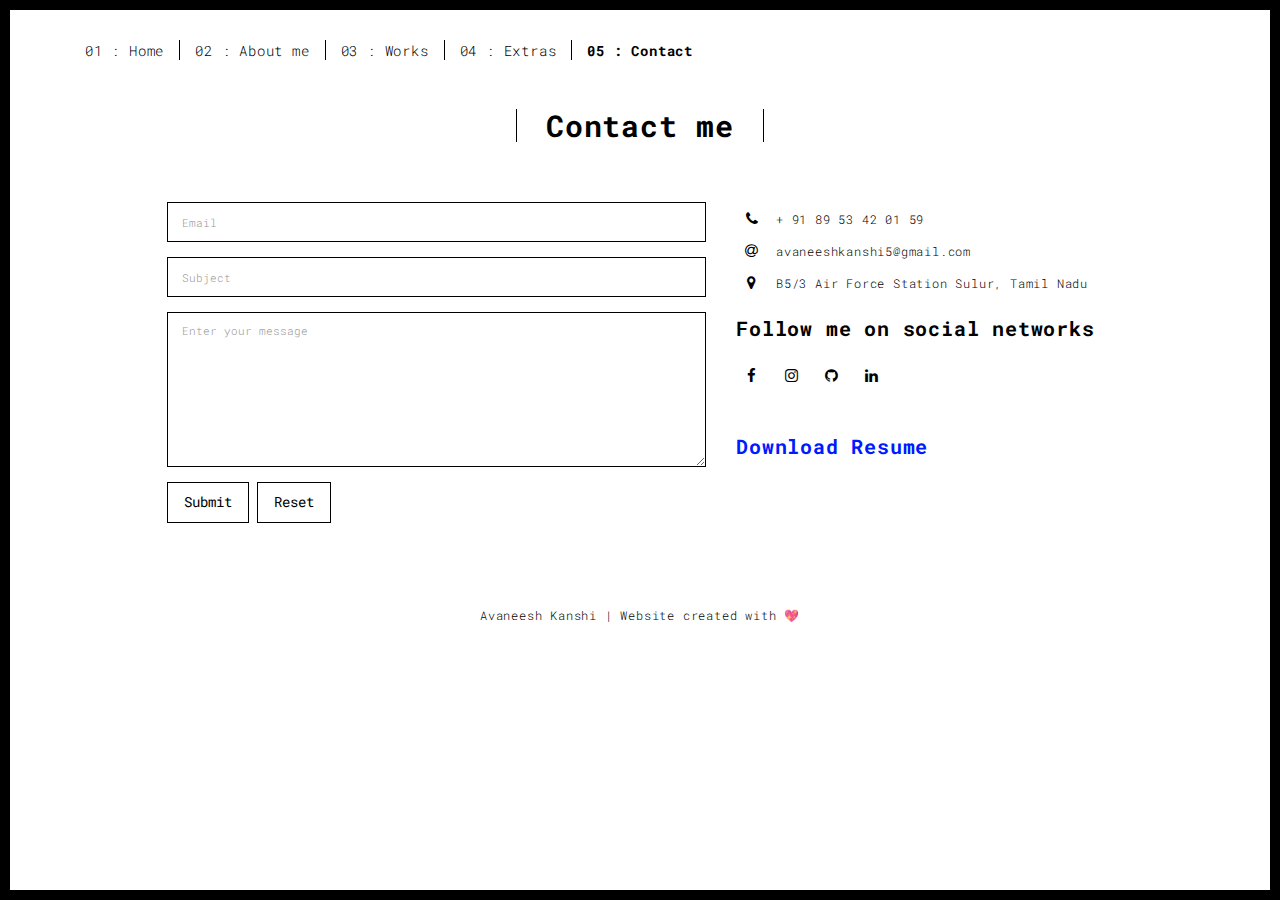
<file: contact.html>
<!DOCTYPE html>
<html lang="en">

<head>
  <meta charset="UTF-8">
  <meta content="IE=edge" http-equiv="X-UA-Compatible">
  <meta content="width=device-width,initial-scale=1" name="viewport">
  <meta content="Portfolio website of Avaneesh Kanshi" name="description">
  <meta name="google" content="notranslate" />
  <meta content="Avaneesh Kanshi" name="author">


  <!-- Disable tap highlight on IE -->
  <meta name="msapplication-tap-highlight" content="no">

  <link rel="apple-touch-icon" sizes="180x180" href="./assets/apple-icon-180x180.png">
  <link href="./assets/images/profile.jpg" rel="icon">
  <link href="./loader.css" rel="stylesheet">
  <title>Avaneesh Kanshi | Contact</title>

  <link href="./main.3f6952e4.css" rel="stylesheet">
</head>
<script src="https://ajax.googleapis.com/ajax/libs/jquery/3.6.0/jquery.min.js"></script>

<body class="">
  <div id="loader" class="center"></div>
  <div id="site-border-left"></div>
  <div id="site-border-right"></div>
  <div id="site-border-top"></div>
  <div id="site-border-bottom"></div>
  <!-- Add your content of header -->
  <header>
    <nav class="navbar  navbar-fixed-top navbar-default">
      <div class="container">
        <button type="button" class="navbar-toggle collapsed" data-toggle="collapse" data-target="#navbar-collapse"
          aria-expanded="false">
          <span class="sr-only">Toggle navigation</span>
          <span class="icon-bar"></span>
          <span class="icon-bar"></span>
          <span class="icon-bar"></span>
        </button>

        <div class="collapse navbar-collapse" id="navbar-collapse">
          <ul class="nav navbar-nav ">
            <li><a href="./index.html" title="">01 : Home</a></li>
            <li><a href="./about.html" title="">02 : About me</a></li>
            <li><a href="./works.html" title="">03 : Works</a></li>
            <li><a href="./skills.html" title="">04 : Extras</a></li>
            <li><a href="./contact.html" title=""><b>05 : Contact</b></a></li>
          </ul>


        </div>
      </div>
    </nav>
  </header>

  <div class="section-container">
    <div class="container">
      <div class="row">
        <div class="col-xs-12">
          <div class="section-container-spacer text-center">
            <h1 class="h2">Contact me</h1>
          </div>

          <div class="row">
            <div class="col-md-10 col-md-offset-1">
              <form action="mailto:avaneeshkanshi5@gmail.com.com" class="reveal-content" method="post"
                enctype="text/plain">
                <div class="row">
                  <div class="col-md-7">

                    <div class="form-group">
                      <input type="email" class="form-control" id="email" placeholder="Email">
                    </div>
                    <div class="form-group">
                      <input type="text" class="form-control" id="subject" placeholder="Subject">
                    </div>
                    <div class="form-group">
                      <textarea class="form-control" rows="7" placeholder="Enter your message"></textarea>
                    </div>
                    <div class="message-alert alert alert-success" role="alert">Your message was successfully sent</div>
                    <div class="alert alert-danger" role="alert">Incorrect message, try again!</div>
                    <input type="submit" class="submit btn btn-default btn-lg"></input>
                    <input type="reset" value="Reset" class="reset btn btn-default btn-lg"></input>

                  </div>
                  <div class="col-md-5 address-container">
                    <ul class="list-unstyled">
                      <li>
                        <span class="fa-icon">
                          <i class="fa fa-phone" aria-hidden="true"></i>
                        </span>
                        + 91 89 53 42 01 59
                      </li>
                      <li>
                        <span class="fa-icon">
                          <i class="fa fa-at" aria-hidden="true"></i>
                        </span>
                        avaneeshkanshi5@gmail.com
                      </li>
                      <li>
                        <span class="fa-icon">
                          <i class="fa fa fa-map-marker" aria-hidden="true"></i>
                        </span>
                        <span>
                          B5/3 Air Force Station Sulur, Tamil Nadu
                        </span>

                      </li>
                    </ul>
                    <h3>Follow me on social networks</h3>
                    <a href="https://www.facebook.com/avaneesh.kanshi/" title="" class="fa-icon">
                      <i class="fa fa-facebook"></i>
                    </a>
                    <a href="https://www.instagram.com/avaneesh_kanshi/" title="" class="fa-icon">
                      <i class="fa fa-instagram"></i>
                    </a>
                    <a href="https://github.com/includeavaneesh" title="" class="fa-icon">
                      <i class="fa fa-github"></i>
                    </a>
                    <a href="https://www.linkedin.com/in/avaneesh-kanshi/" title="" class="fa-icon">
                      <i class="fa fa-linkedin"></i>
                    </a>
                    <br><br>
                    <h3><strong><a type="application/octet-stream" target="_blank"
                          href="./assets/resume/Avaneesh Kanshi.pdf" download="Avaneesh Kanshi.pdf">Download
                          Resume</a>
                      </strong></h3>




                  </div>

                </div>

              </form>
            </div>

          </div>

        </div>
      </div>
    </div>
  </div>


  <footer class="footer-container text-center">
    <div class="container">
      <div class="row">
        <div class="col-xs-12">
          <p>Avaneesh Kanshi | Website created with 💖</p>
        </div>
      </div>
    </div>
  </footer>

  <script>
    document.addEventListener("DOMContentLoaded", function (event) {
      navActivePage();
    });
  </script>

  <script>
    $(document).ready(function () {
      $(".alert-success").hide();
      $(".alert-danger").hide();

      $(".submit").click(function () {
        var flag = 1

        var x = document.forms[0].elements;
        for (var i = 0; i < x.length - 3; i++) {
          if (!x[i].value) {
            flag = 0
          }
        }

        if (x['email'].value.indexOf('@') == -1)
          flag = 0

        if (flag == 1) {
          $(".message-alert").show();
          $(".alert-danger").hide();

        } else {
          $(".message-alert").hide();
          $(".alert-danger").show();
        }

      })

      $(".reset").click(function () {
        $(".message-alert").hide();
        $(".alert-danger").hide();
      })


    })
  </script>

  <script>
    document.onreadystatechange = function () {
      if (document.readyState !== "complete") {
        document.querySelector("body").style.visibility = "hidden";
        document.querySelector("#loader").style.visibility = "visible";
      } else {
        document.querySelector("#loader").style.display = "none";
        document.querySelector("body").style.visibility = "visible";
      }
    };
  </script>
  <script type="text/javascript" src="./main.70a66962.js"></script>
</body>

</html>
</file>
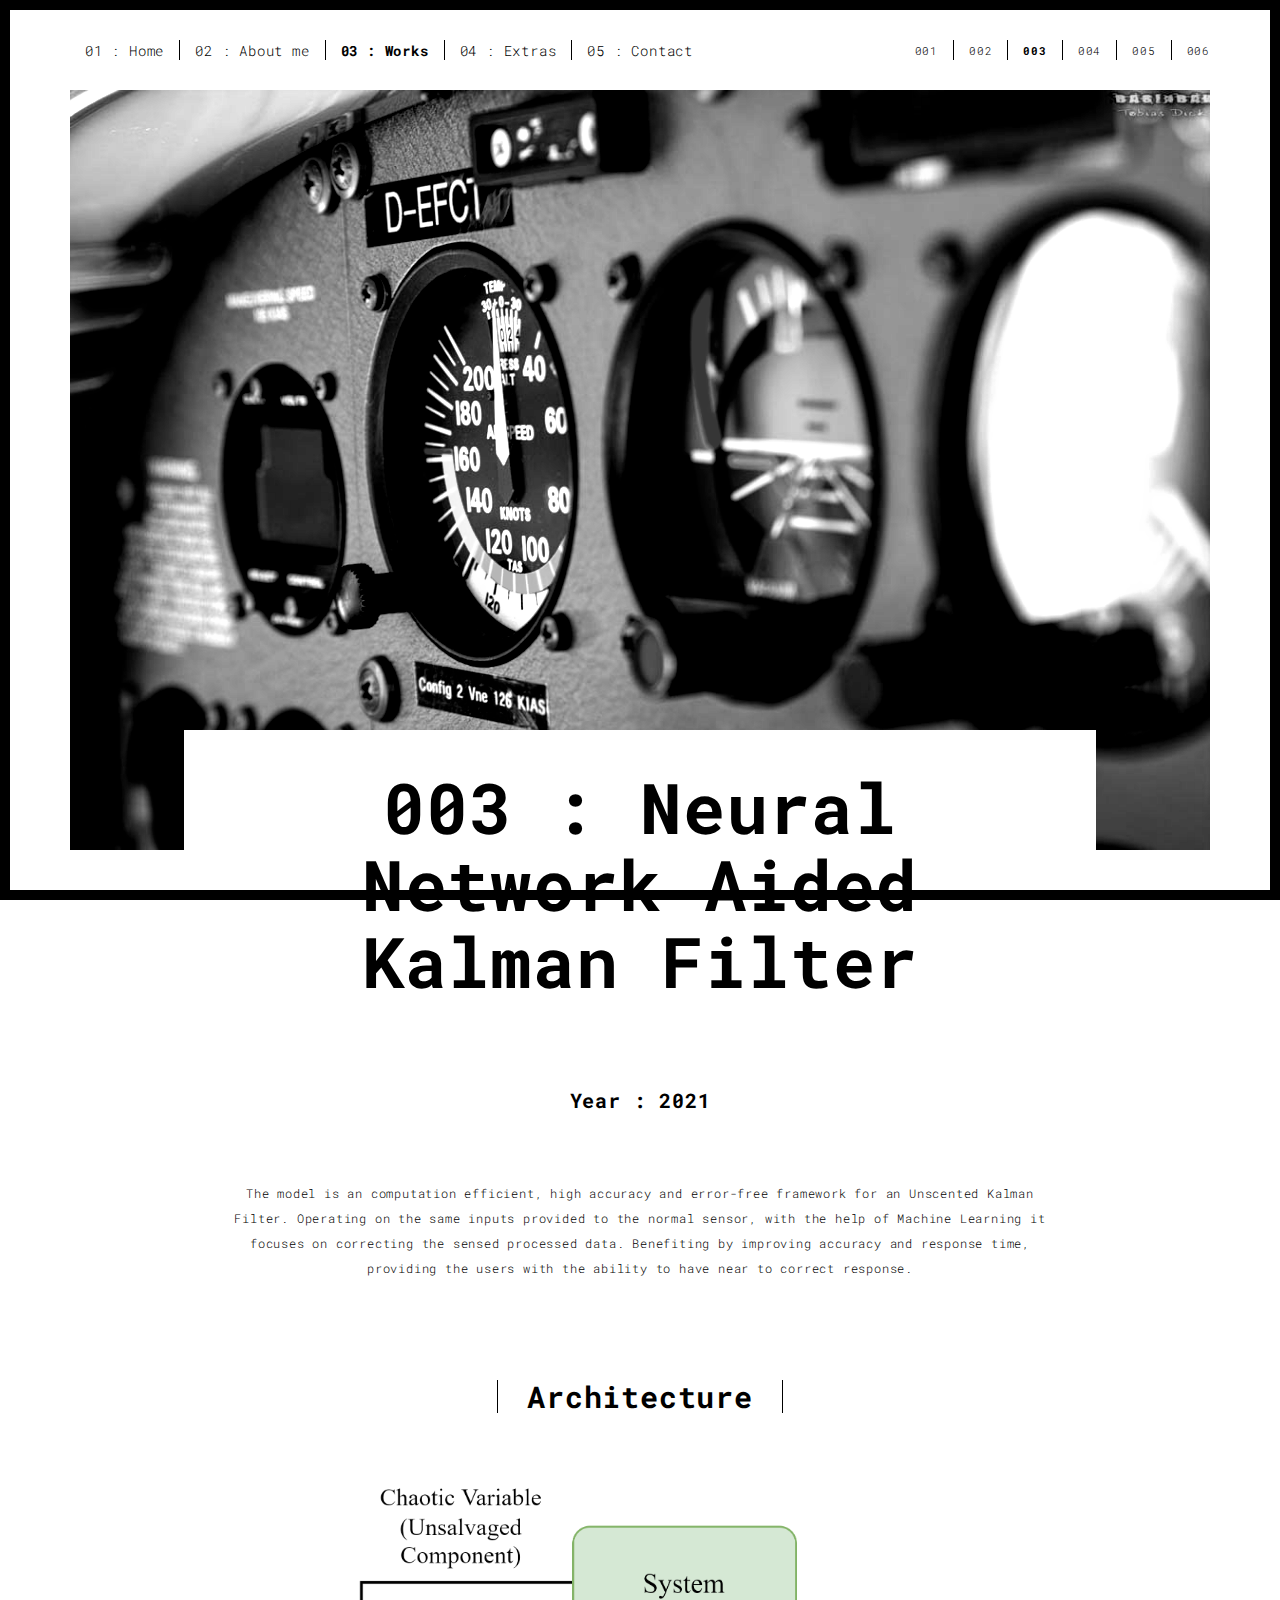
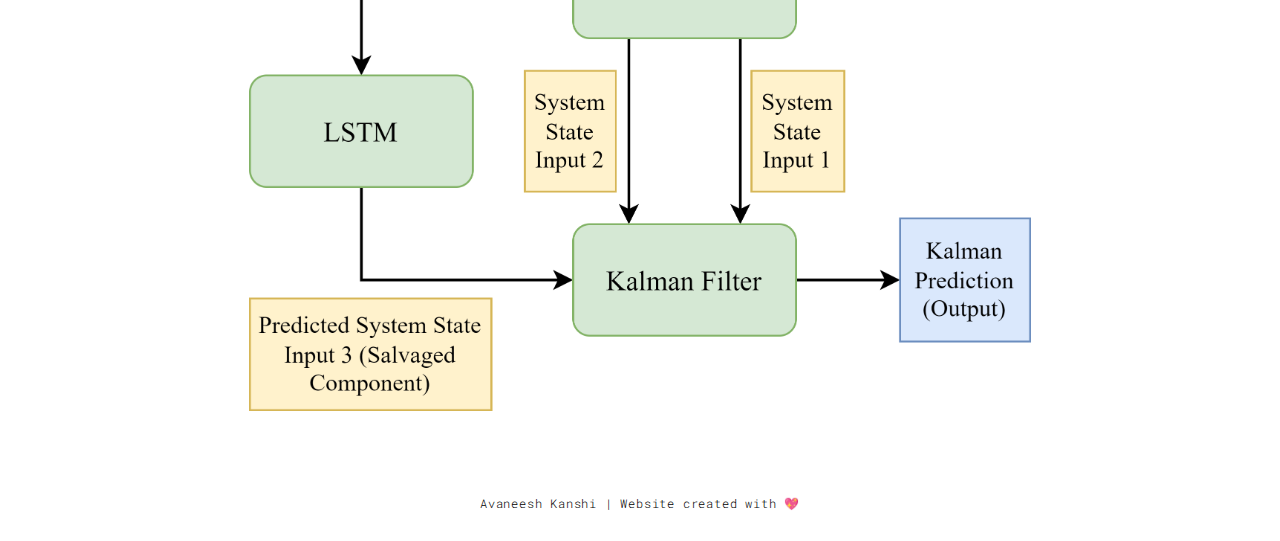
<file: kalman.html>
<!DOCTYPE html>
<html lang="en">

<head>
  <meta charset="UTF-8">
  <meta content="IE=edge" http-equiv="X-UA-Compatible">
  <meta content="width=device-width,initial-scale=1" name="viewport">
  <meta content="Portfolio website of Avaneesh Kanshi" name="description">
  <meta name="google" content="notranslate" />
  <meta content="Avaneesh Kanshi" name="author">
  <meta name="msapplication-tap-highlight" content="no">

  <link rel="apple-touch-icon" sizes="180x180" href="./assets/apple-icon-180x180.png">
  <link href="./assets/images/profile.jpg" rel="icon">
  <link href="./main.3f6952e4.css" rel="stylesheet">
  <link href="./loader.css" rel="stylesheet">

  <title>Avaneesh Kanshi | Works</title>
</head>

<body class="">
  <div id="loader" class="center"></div>
  <div id="site-border-left"></div>
  <div id="site-border-right"></div>
  <div id="site-border-top"></div>
  <div id="site-border-bottom"></div>
  <!-- Add your content of header -->
  <header>
    <nav class="navbar  navbar-fixed-top navbar-default">
      <div class="container">
        <button type="button" class="navbar-toggle collapsed" data-toggle="collapse" data-target="#navbar-collapse"
          aria-expanded="false">
          <span class="sr-only">Toggle navigation</span>
          <span class="icon-bar"></span>
          <span class="icon-bar"></span>
          <span class="icon-bar"></span>
        </button>

        <div class="collapse navbar-collapse" id="navbar-collapse">
          <ul class="nav navbar-nav ">
            <li><a href="./index.html" title="">01 : Home</a></li>
            <li><a href="./about.html" title="">02 : About me</a></li>
            <li><a href="./works.html" title=""><b>03 : Works</b></a></li>
            <li><a href="./skills.html" title="">04 : Extras</a></li>
            <li><a href="./contact.html" title="">05 : Contact</a></li>
          </ul>


          <ul class="nav navbar-nav navbar-right navbar-small visible-md visible-lg">
            <li><a href="./vulcan.html" title="">001</a></li>
            <li><a href="./proxy.html" title="">002</a></li>
            <li><a href="./kalman.html" title="" class="active"><b>003</b></a></li>
            <li><a href="./index.html" title="">004</a></li>
            <li><a href="./index.html" title="">005</a></li>
            <li><a href="./index.html" title="">006</a></li>
          </ul>


        </div>
      </div>
    </nav>
  </header>
  <div class="section-container">
    <div class="container">
      <div class="row">
        <div class="col-xs-12  ">
          <div class="black-image-project-hover">
            <img src="./assets/kalman/sensor.jpg" class="img-responsive" alt="" class="">
          </div>

          <div class="card-container">
            <div class="text-center">
              <h1>003 : Neural Network Aided Kalman Filter </h1>
              <br><br>
              <h3>Year : 2021</h3>
            </div>
            <br><br>
            <p align="center">The model is an computation efficient, high accuracy and error-free framework for an
              Unscented Kalman Filter.
              Operating on the same inputs provided to the normal sensor, with the help of Machine Learning it focuses
              on correcting the sensed processed data.
              Benefiting by improving accuracy and response time, providing the users with the ability to have near to
              correct response.
            </p>
            <p>
              <br><br>
              <div align="center">
                <h2>Architecture</h2>
              </div>
              <br><br>
              <div class="col-xs-12">
                <img src="./assets/kalman/general-proposed model.png" class="img-responsive" alt="">
              </div>
          </div>
        </div>
      </div>
    </div>
  </div>

  <footer class="footer-container text-center">
    <div class="container">
      <div class="row">
        <div class="col-xs-12">
          <p>Avaneesh Kanshi | Website created with 💖</p>
        </div>
      </div>
    </div>
  </footer>

  <script>
    document.addEventListener("DOMContentLoaded", function (event) {
      navActivePage();
    });
  </script>
  <script>
    document.onreadystatechange = function () {
      if (document.readyState !== "complete") {
        document.querySelector("body").style.visibility = "hidden";
        document.querySelector("#loader").style.visibility = "visible";
      } else {
        document.querySelector("#loader").style.display = "none";
        document.querySelector("body").style.visibility = "visible";
      }
    };
  </script>
  <script type="text/javascript" src="./main.70a66962.js"></script>
</body>

</html>
</file>
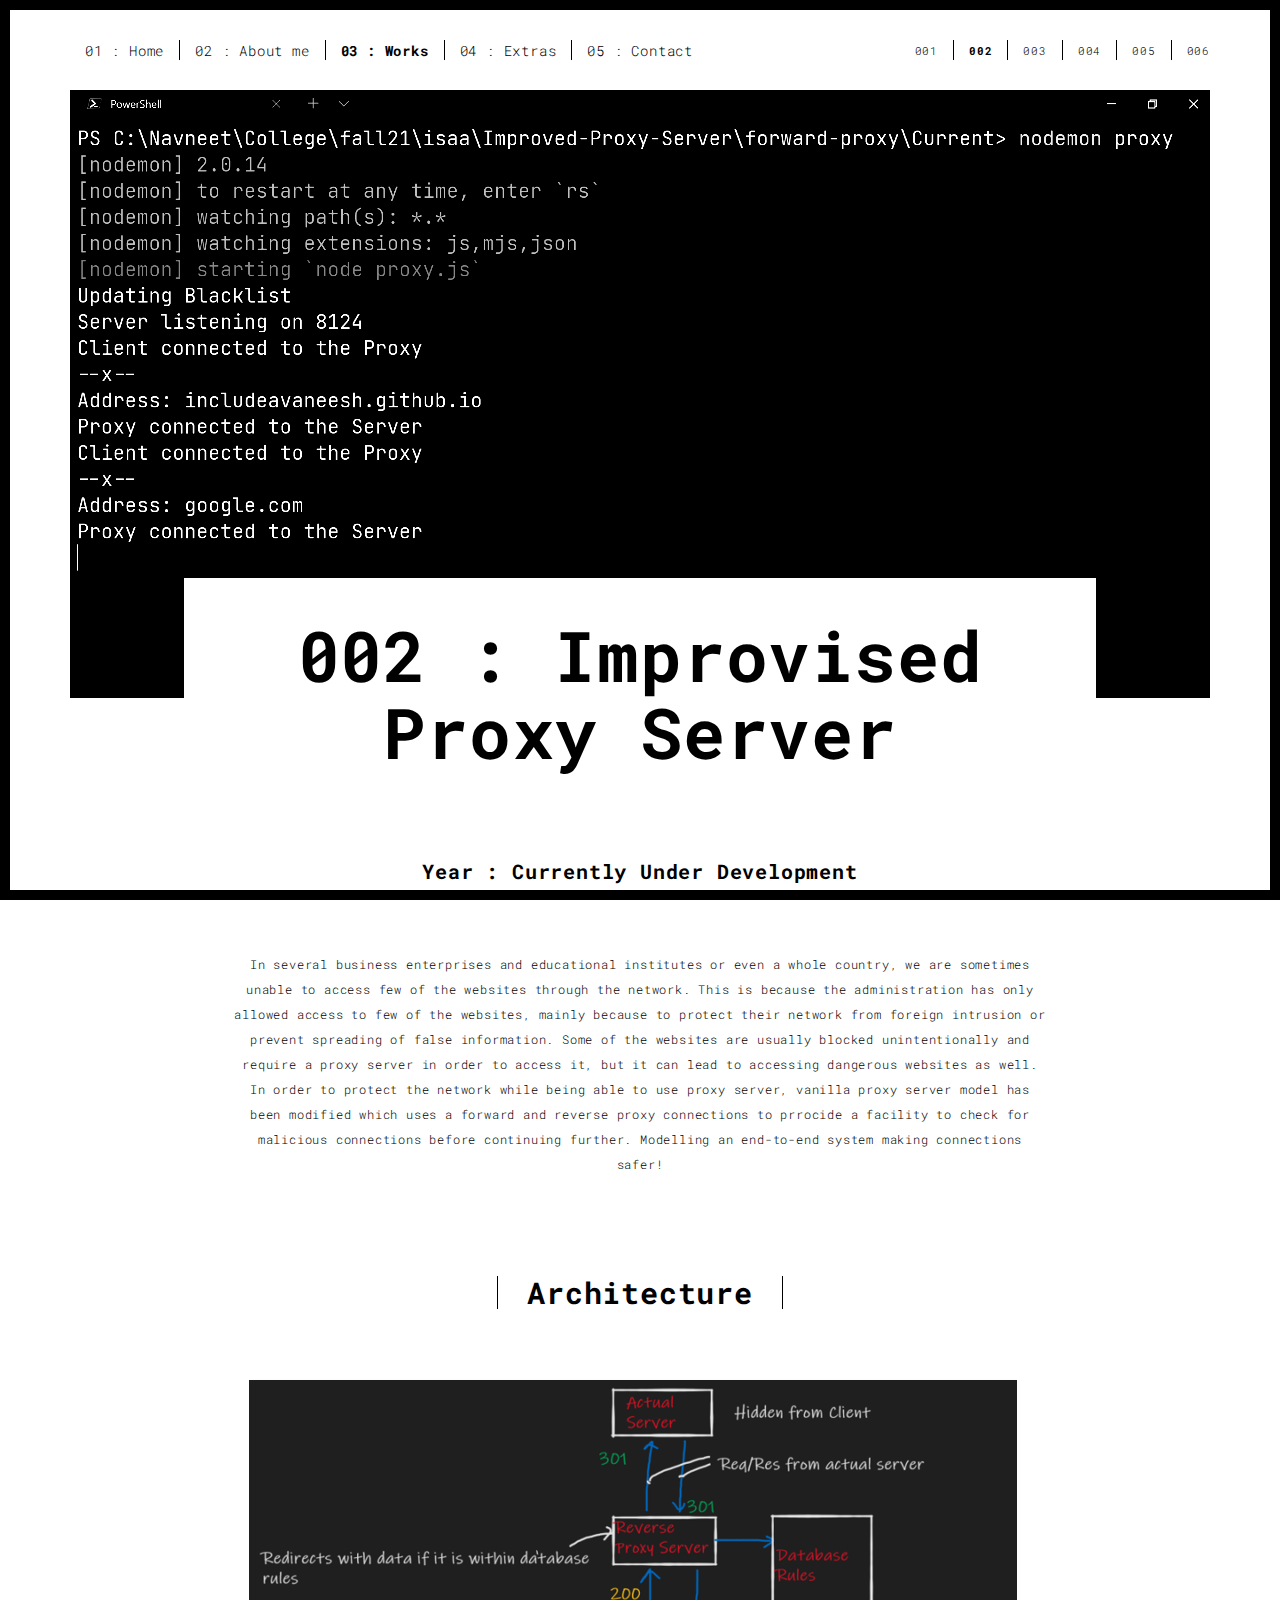
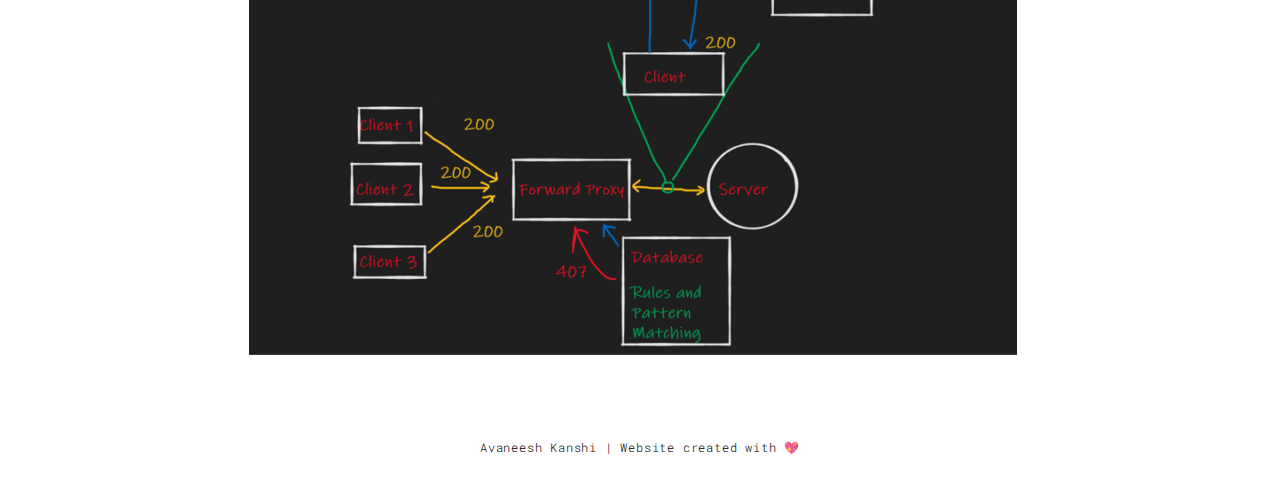
<file: proxy.html>
<!DOCTYPE html>
<html lang="en">

<head>
    <meta charset="UTF-8">
    <meta content="IE=edge" http-equiv="X-UA-Compatible">
    <meta content="Portfolio website of Avaneesh Kanshi" name="description">
    <meta name="google" content="notranslate" />
    <meta content="Avaneesh Kanshi" name="author">
    <meta name="msapplication-tap-highlight" content="no">

    <link rel="apple-touch-icon" sizes="180x180" href="./assets/apple-icon-180x180.png">
    <link href="./assets/images/profile.jpg" rel="icon">
    <link href="./main.3f6952e4.css" rel="stylesheet">
    <link href="./loader.css" rel="stylesheet">

    <title>Avaneesh Kanshi | Works</title>
</head>

<body class="">
    <div id="loader" class="center"></div>
    <div id="site-border-left"></div>
    <div id="site-border-right"></div>
    <div id="site-border-top"></div>
    <div id="site-border-bottom"></div>
    <!-- Add your content of header -->
    <header>
        <nav class="navbar  navbar-fixed-top navbar-default">
            <div class="container">
                <button type="button" class="navbar-toggle collapsed" data-toggle="collapse"
                    data-target="#navbar-collapse" aria-expanded="false">
                    <span class="sr-only">Toggle navigation</span>
                    <span class="icon-bar"></span>
                    <span class="icon-bar"></span>
                    <span class="icon-bar"></span>
                </button>

                <div class="collapse navbar-collapse" id="navbar-collapse">
                    <ul class="nav navbar-nav ">
                        <li><a href="./index.html" title="">01 : Home</a></li>
                        <li><a href="./about.html" title="">02 : About me</a></li>
                        <li><a href="./works.html" title=""><b>03 : Works</b></a></li>
                        <li><a href="./skills.html" title="">04 : Extras</a></li>
                        <li><a href="./contact.html" title="">05 : Contact</a></li>
                    </ul>


                    <ul class="nav navbar-nav navbar-right navbar-small visible-md visible-lg">
                        <li><a href="./vulcan.html" title="">001</a></li>
                        <li><a href="./proxy.html" title="" class="active"><b>002</b></a></li>
                        <li><a href="./kalman.html" title="">003</a></li>
                        <li><a href="./index.html" title="">004</a></li>
                        <li><a href="./index.html" title="">005</a></li>
                        <li><a href="./index.html" title="">006</a></li>
                    </ul>


                </div>
            </div>
        </nav>
    </header>
    <div class="section-container">
        <div class="container">
            <div class="row">
                <div class="col-xs-12 ">
                    <div class=" black-image-project-hover">
                        <img src="./assets/proxy/proxy3.png" class="img-responsive" alt="" class="">
                    </div>

                    <div class="card-container">
                        <div class="text-center">
                            <h1>002 : Improvised Proxy Server</h1>
                            <br><br>
                            <h3>Year : Currently Under Development</h3>
                            <br><br>
                        </div>

                        <p align="center">
                            In several business enterprises and educational institutes or even a whole country, we are
                            sometimes unable to access few of the websites through the network. This is because the
                            administration has only allowed access to few of the websites, mainly because to protect
                            their
                            network from foreign intrusion or prevent spreading of false information. Some of the
                            websites
                            are usually blocked unintentionally and require a proxy server in order to access it, but it
                            can
                            lead
                            to accessing dangerous websites as well. In order to protect the network while being able to
                            use proxy server, vanilla proxy server model has been modified which uses a forward and
                            reverse proxy connections to prrocide
                            a facility to check for malicious connections before continuing
                            further. Modelling an end-to-end system making connections safer!

                        </p>
                        <p>
                            <br><br>
                            <div align="center">
                                <h2>Architecture</h2>
                            </div>
                            <br><br>
                            <div class="col-xs-12">
                                <img src="./assets/proxy/proxy.png" class="img-responsive" alt="">
                            </div>

                    </div>
                </div>
            </div>
        </div>
    </div>


    <footer class="footer-container text-center">
        <div class="container">
            <div class="row">
                <div class="col-xs-12">
                    <p>Avaneesh Kanshi | Website created with 💖</p>
                </div>
            </div>
        </div>
    </footer>

    <script>
        document.addEventListener("DOMContentLoaded", function (event) {
            navActivePage();
        });
    </script>
    <script>
        document.onreadystatechange = function () {
            if (document.readyState !== "complete") {
                document.querySelector("body").style.visibility = "hidden";
                document.querySelector("#loader").style.visibility = "visible";
            } else {
                document.querySelector("#loader").style.display = "none";
                document.querySelector("body").style.visibility = "visible";
            }
        };
    </script>
    <script type="text/javascript" src="./main.70a66962.js"></script>
</body>

</html>
</file>
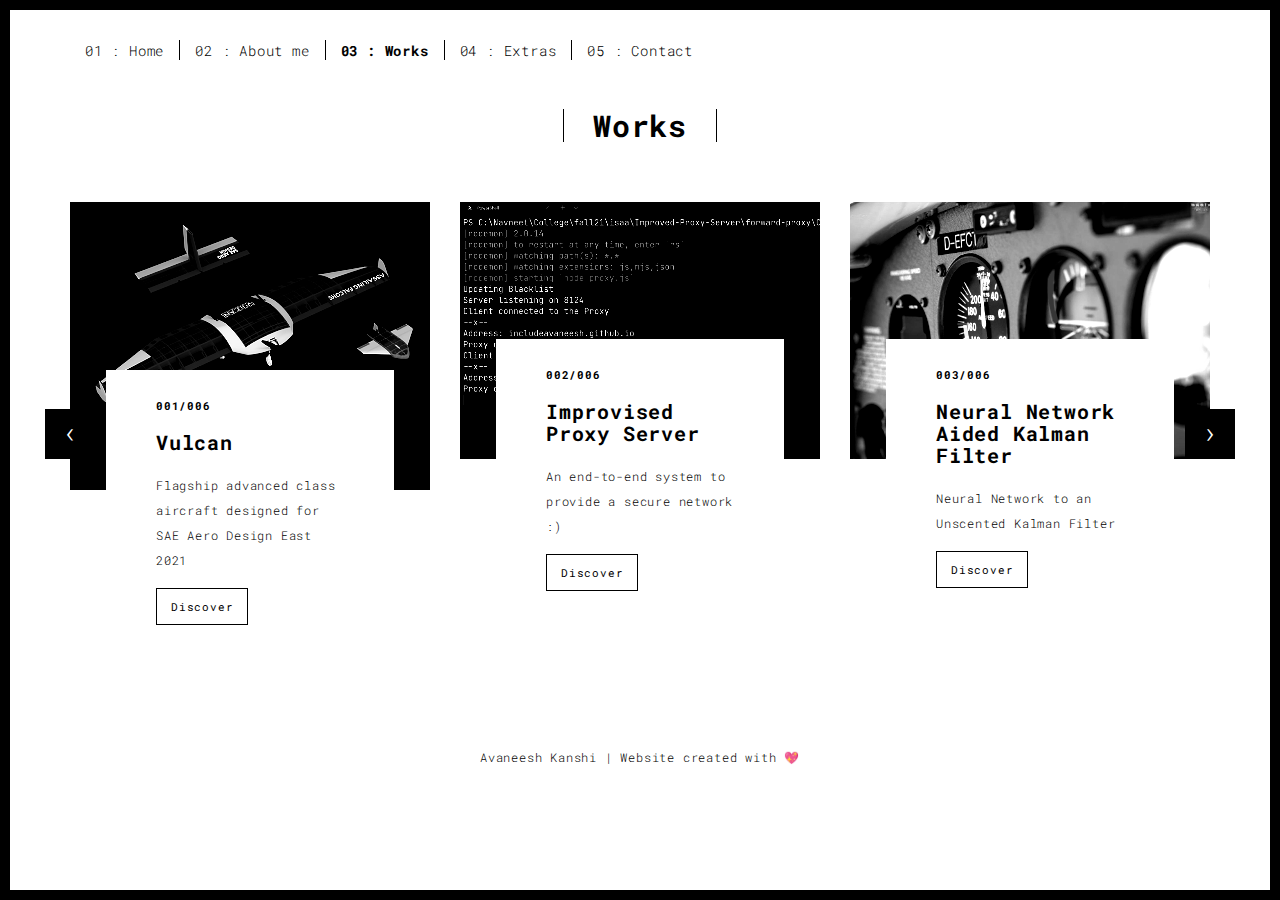
<file: works.html>
<!DOCTYPE html>
<html lang="en">

<head>
  <meta charset="UTF-8">
  <meta content="IE=edge" http-equiv="X-UA-Compatible">
  <meta content="width=device-width,initial-scale=1" name="viewport">
  <meta content="Portfolio website of Avaneesh Kanshi" name="description">
  <meta name="google" content="notranslate" />
  <meta content="Avaneesh Kanshi" name="author">

  <!-- Disable tap highlight on IE -->
  <meta name="msapplication-tap-highlight" content="no">
  <link href="./assets/images/profile.jpg" rel="icon">
  <link rel="apple-touch-icon" sizes="180x180" href="./assets/apple-icon-180x180.png">
  <link href="./assets/favicon.ico" rel="icon">
  <link href="./loader.css" rel="stylesheet">
  <title>Avaneesh Kanshi | Works</title>

  <link href="./main.3f6952e4.css" rel="stylesheet">
</head>

<body class="">
  <div id="loader" class="center"></div>
  <div id="site-border-left"></div>
  <div id="site-border-right"></div>
  <div id="site-border-top"></div>
  <div id="site-border-bottom"></div>
  <!-- Add your content of header -->
  <header>
    <nav class="navbar  navbar-fixed-top navbar-default">
      <div class="container">
        <button type="button" class="navbar-toggle collapsed" data-toggle="collapse" data-target="#navbar-collapse"
          aria-expanded="false">
          <span class="sr-only">Toggle navigation</span>
          <span class="icon-bar"></span>
          <span class="icon-bar"></span>
          <span class="icon-bar"></span>
        </button>

        <div class="collapse navbar-collapse" id="navbar-collapse">
          <ul class="nav navbar-nav ">
            <li><a href="./index.html" title="">01 : Home</a></li>
            <li><a href="./about.html" title="">02 : About me</a></li>
            <li><a href="./works.html" title=""><b>03 : Works</b></a></li>
            <li><a href="./skills.html" title="">04 : Extras</a></li>
            <li><a href="./contact.html" title="">05 : Contact</a></li>
          </ul>


        </div>
      </div>
    </nav>
  </header>

  <div class="section-container">
    <div class="container">
      <div class="row">

        <div class="col-sm-8 col-sm-offset-2 section-container-spacer">
          <div class="text-center">
            <h1 class="h2">Works</h1>
            <br>
          </div>
        </div>

        <div class="col-md-12">

          <div id="myCarousel" class="carousel slide projects-carousel">
            <!-- Carousel items -->
            <div class="carousel-inner">
              <div class="item active">
                <div class="row">
                  <div class="col-sm-4">

                    <a href="./vulcan.html" title="" class="black-image-project-hover">
                      <img src="./assets/vulcan/img3.png" alt="" class="img-responsive">
                    </a>
                    <div class="card-container card-container-lg">
                      <h4>001/006</h4>
                      <h3>Vulcan</h3>
                      <p>Flagship advanced class aircraft designed for SAE Aero Design East 2021</p>
                      <a href="./vulcan.html" title="" class="btn btn-default">Discover</a>
                    </div>
                  </div>
                  <div class="col-sm-4">
                    <a href="./proxy.html" title="" class="black-image-project-hover">
                      <img src="./assets/proxy/proxy_main.png" alt="" class="img-responsive">
                    </a>
                    <div class="card-container card-container-lg">
                      <h4>002/006</h4>
                      <h3>Improvised Proxy Server</h3>
                      <p>An end-to-end system to provide a secure network :)</p>
                      <a href="./proxy.html" title="" class="btn btn-default">Discover</a>
                    </div>
                  </div>
                  <div class="col-sm-4">
                    <a href="./kalman.html" title="" class="black-image-project-hover">
                      <img src="./assets/kalman/sensor_main.jpg" alt="" class="img-responsive">
                    </a>
                    <div class="card-container card-container-lg">
                      <h4>003/006</h4>
                      <h3>Neural Network Aided Kalman Filter</h3>
                      <p>Neural Network to an Unscented Kalman Filter</p>
                      <a href="./kalman.html" title="" class="btn btn-default">Discover</a>
                    </div>
                  </div>

                </div>
                <!--/row-->
              </div>
              <!--/item-->
              <div class="item">
                <div class="row">
                  <div class="col-sm-4">
                    <a href="" class="black-image-project-hover">
                      <img src="./assets/images/work02-hover.jpg" alt="Image" class="img-responsive">
                    </a>
                    <div class="card-container">
                      <h4>004/006</h4>
                      <h3>Coming Soon...</h3>
                      <p>Proin pharetra metus id iaculis dignissim. In aliquet lorem ut ex ullamcorper.</p>
                      <a href="" class="btn btn-default">Discover</a>
                    </div>
                  </div>
                  <div class="col-sm-4">
                    <a href="" class="black-image-project-hover">
                      <img src="./assets/images/work02-hover.jpg" alt="Image" class="img-responsive">
                    </a>
                    <div class="card-container">
                      <h4>005/006</h4>
                      <h3>Coming Soon...</h3>
                      <p>Proin pharetra metus id iaculis dignissim. In aliquet lorem ut ex ullamcorper.</p>
                      <a href="" class="btn btn-default">Discover</a>
                    </div>
                  </div>

                  <div class="col-sm-4">
                    <a href="" class="black-image-project-hover">
                      <img src="./assets/images/work02-hover.jpg" alt="Image" class="img-responsive">
                    </a>
                    <div class="card-container">
                      <h4>006/006</h4>
                      <h3>Coming Soon...</h3>
                      <p>Proin pharetra metus id iaculis dignissim. In aliquet lorem ut ex ullamcorper.</p>
                      <a href="" class="btn btn-default">Discover</a>
                    </div>
                  </div>

                </div>
                <!--/row-->
              </div>

              <!--/item-->
            </div>
            <!--/carousel-inner-->
            <a class="left carousel-control" href="#myCarousel" data-slide="prev">‹</a>

            <a class="right carousel-control" href="#myCarousel" data-slide="next">›</a>
          </div>



          <!--/myCarousel-->
        </div>



      </div>
    </div>
  </div>


  <footer class="footer-container text-center">
    <div class="container">
      <div class="row">
        <div class="col-xs-12">
          <p>Avaneesh Kanshi | Website created with 💖</p>
        </div>
      </div>
    </div>
  </footer>

  <script>
    document.addEventListener("DOMContentLoaded", function (event) {
      navActivePage();
    });
  </script>

  <script>
    document.onreadystatechange = function () {
      if (document.readyState !== "complete") {
        document.querySelector("body").style.visibility = "hidden";
        document.querySelector("#loader").style.visibility = "visible";
      } else {
        document.querySelector("#loader").style.display = "none";
        document.querySelector("body").style.visibility = "visible";
      }
    };
  </script>
  <script type="text/javascript" src="./main.70a66962.js"></script>
</body>

</html>
</file>
<file: loader.css>
#loader {
    border: 12px solid #000000;
    border-radius: 50%;
    border-top: 12px solid #ffffff65;
    width: 70px;
    height: 70px;
    animation: spin 1s linear infinite;
}
  
@keyframes spin {
    100% {
        transform: rotate(360deg);
    }
}
  
.center {
    position: absolute;
    top: 0;
    bottom: 0;
    left: 0;
    right: 0;
    margin: auto;
}
</file>
<file: main.3f6952e4.css>
@import url(https://fonts.googleapis.com/css?family=Roboto:900|Roboto+Mono:300,400,700);
@import url(https://maxcdn.bootstrapcdn.com/font-awesome/4.7.0/css/font-awesome.min.css);

/*!
 * Bootstrap v3.3.7 (http://getbootstrap.com)
 * Copyright 2011-2016 Twitter, Inc.
 * Licensed under MIT (https://github.com/twbs/bootstrap/blob/master/LICENSE)
 */
/*! normalize.css v3.0.3 | MIT License | github.com/necolas/normalize.css */
html {
    font-family: sans-serif;
    -ms-text-size-adjust: 100%;
    -webkit-text-size-adjust: 100%
}

body {
    margin: 0
}

article,
aside,
details,
figcaption,
figure,
footer,
header,
hgroup,
main,
menu,
nav,
section,
summary {
    display: block
}

audio,
canvas,
/* progress, */
video {
    display: inline-block;
    vertical-align: baseline
}

audio:not([controls]) {
    display: none;
    height: 0
}

[hidden],
template {
    display: none
}

a {
    background-color: transparent
}

a:active,
a:hover {
    outline: 0
}

abbr[title] {
    border-bottom: 1px dotted
}

b,
strong {
    font-weight: 700
}

dfn {
    font-style: italic
}

h1 {
    font-size: 2em;
    margin: .67em 0
}

mark {
    background: #ff0;
    color: #000
}

small {
    font-size: 80%
}

sub,
sup {
    font-size: 75%;
    line-height: 0;
    position: relative;
    vertical-align: baseline
}

sup {
    top: -.5em
}

sub {
    bottom: -.25em
}

img {
    border: 0
}

svg:not(:root) {
    overflow: hidden
}

figure {
    margin: 1em 40px
}

hr {
    box-sizing: content-box;
    height: 0
}

pre {
    overflow: auto
}

code,
kbd,
pre,
samp {
    font-family: monospace, monospace;
    font-size: 1em
}

button,
input,
optgroup,
select,
textarea {
    color: inherit;
    font: inherit;
    margin: 0
}

button {
    overflow: visible
}

button,
select {
    text-transform: none
}

button,
html input[type=button],
input[type=reset],
input[type=submit] {
    -webkit-appearance: button;
    cursor: pointer
}

button[disabled],
html input[disabled] {
    cursor: default
}

button::-moz-focus-inner,
input::-moz-focus-inner {
    border: 0;
    padding: 0
}

input {
    line-height: normal
}

input[type=checkbox],
input[type=radio] {
    box-sizing: border-box;
    padding: 0
}

input[type=number]::-webkit-inner-spin-button,
input[type=number]::-webkit-outer-spin-button {
    height: auto
}

input[type=search] {
    -webkit-appearance: textfield;
    box-sizing: content-box
}

input[type=search]::-webkit-search-cancel-button,
input[type=search]::-webkit-search-decoration {
    -webkit-appearance: none
}

fieldset {
    border: 1px solid silver;
    margin: 0 2px;
    padding: .35em .625em .75em
}

textarea {
    overflow: auto
}

optgroup {
    font-weight: 700
}

table {
    border-collapse: collapse;
    border-spacing: 0
}

td,
th {
    padding: 0
}

/*! Source: https://github.com/h5bp/html5-boilerplate/blob/master/src/css/main.css */
@media print {

    *,
    :after,
    :before {
        background: transparent !important;
        color: #000 !important;
        box-shadow: none !important;
        text-shadow: none !important
    }

    a,
    a:visited {
        text-decoration: underline
    }

    a[href]:after {
        content: " ("attr(href) ")"
    }

    abbr[title]:after {
        content: " ("attr(title) ")"
    }

    a[href^="#"]:after,
    a[href^="javascript:"]:after {
        content: ""
    }

    blockquote,
    pre {
        border: 1px solid #999;
        page-break-inside: avoid
    }

    thead {
        display: table-header-group
    }

    img,
    tr {
        page-break-inside: avoid
    }

    img {
        max-width: 100% !important
    }

    h2,
    h3,
    p {
        orphans: 3;
        widows: 3
    }

    h2,
    h3 {
        page-break-after: avoid
    }

    .navbar {
        display: none
    }

    .btn>.caret,
    .dropup>.btn>.caret {
        border-top-color: #000 !important
    }

    .label {
        border: 1px solid #000
    }

    .table {
        border-collapse: collapse !important
    }

    .table td,
    .table th {
        background-color: #fff !important
    }

    .table-bordered td,
    .table-bordered th {
        border: 1px solid #ddd !important
    }
}

*,
:after,
:before {
    -webkit-box-sizing: border-box;
    -moz-box-sizing: border-box;
    box-sizing: border-box
}

html {
    font-size: 10px;
    -webkit-tap-highlight-color: transparent
}

body {
    font-family: Roboto Mono, Helvetica, Arial, sans-serif;
    font-size: 12px;
    line-height: 1.78;
    color: #000;
    background-color: #fff
}

button,
input,
select,
textarea {
    font-family: inherit;
    font-size: inherit;
    line-height: inherit
}

a {
    color: #001aff;
    text-decoration: none
}

a:focus,
a:hover {
    color: #0012b3;
    text-decoration: underline
}

a:focus {
    outline: 5px auto -webkit-focus-ring-color;
    outline-offset: -2px
}

figure {
    margin: 0
}

img {
    vertical-align: middle
}

.img-responsive {
    display: block;
    max-width: 100%;
    height: auto
}

.img-rounded {
    border-radius: 0
}

.img-thumbnail {
    padding: 4px;
    line-height: 1.78;
    background-color: #fff;
    border: 1px solid #ddd;
    border-radius: 0;
    -webkit-transition: all .2s ease-in-out;
    -o-transition: all .2s ease-in-out;
    transition: all .2s ease-in-out;
    display: inline-block;
    max-width: 100%;
    height: auto
}

.img-circle {
    border-radius: 50%
}

hr {
    margin-top: 19px;
    margin-bottom: 19px;
    border: 0;
    border-top: 1px solid #eee
}

.sr-only {
    position: absolute;
    width: 1px;
    height: 1px;
    margin: -1px;
    padding: 0;
    overflow: hidden;
    clip: rect(0, 0, 0, 0);
    border: 0
}

.sr-only-focusable:active,
.sr-only-focusable:focus {
    position: static;
    width: auto;
    height: auto;
    margin: 0;
    overflow: visible;
    clip: auto
}

[role=button] {
    cursor: pointer
}

.h1,
.h2,
.h3,
.h4,
.h5,
.h6,
h1,
h2,
h3,
h4,
h5,
h6 {
    font-family: Roboto Mono, Helvetica, Arial, sans-serif;
    font-weight: 700;
    line-height: 1.1;
    color: #000
}

.h1 .small,
.h1 small,
.h2 .small,
.h2 small,
.h3 .small,
.h3 small,
.h4 .small,
.h4 small,
.h5 .small,
.h5 small,
.h6 .small,
.h6 small,
h1 .small,
h1 small,
h2 .small,
h2 small,
h3 .small,
h3 small,
h4 .small,
h4 small,
h5 .small,
h5 small,
h6 .small,
h6 small {
    font-weight: 400;
    line-height: 1;
    color: #777
}

.h1,
.h2,
.h3,
h1,
h2,
h3 {
    margin-top: 19px;
    margin-bottom: 9.5px
}

.h1 .small,
.h1 small,
.h2 .small,
.h2 small,
.h3 .small,
.h3 small,
h1 .small,
h1 small,
h2 .small,
h2 small,
h3 .small,
h3 small {
    font-size: 65%
}

.h4,
.h5,
.h6,
h4,
h5,
h6 {
    margin-top: 9.5px;
    margin-bottom: 9.5px
}

.h4 .small,
.h4 small,
.h5 .small,
.h5 small,
.h6 .small,
.h6 small,
h4 .small,
h4 small,
h5 .small,
h5 small,
h6 .small,
h6 small {
    font-size: 75%
}

.h1,
h1 {
    font-size: 70px
}

.h2,
h2 {
    font-size: 30px
}

.h3,
h3 {
    font-size: 20px
}

.h4,
.h5,
h4,
h5 {
    font-size: 11px
}

.h6,
h6 {
    font-size: 10px
}

p {
    margin: 0 0 9.5px
}

.lead {
    margin-bottom: 19px;
    font-size: 12px;
    font-weight: 300;
    line-height: 1.4
}

@media (min-width:768px) {
    .lead {
        font-size: 16.5px
    }
}

.small,
small {
    font-size: 90%
}

.mark,
mark {
    background-color: #fcf8e3;
    padding: .2em
}

.text-left {
    text-align: left
}

.text-right {
    text-align: right
}

.text-center {
    text-align: center
}

.text-justify {
    text-align: justify
}

.text-nowrap {
    white-space: nowrap
}

.text-lowercase {
    text-transform: lowercase
}

.initialism,
.text-uppercase {
    text-transform: uppercase
}

.text-capitalize {
    text-transform: capitalize
}

.text-muted {
    color: #777
}

.text-primary {
    color: #001aff
}

a.text-primary:focus,
a.text-primary:hover {
    color: #0015cc
}

.text-success {
    color: #fff
}

a.text-success:focus,
a.text-success:hover {
    color: #e6e6e6
}

.text-info {
    color: #31708f
}

a.text-info:focus,
a.text-info:hover {
    color: #245269
}

.text-warning {
    color: #8a6d3b
}

a.text-warning:focus,
a.text-warning:hover {
    color: #66512c
}

.text-danger {
    color: #fff
}

a.text-danger:focus,
a.text-danger:hover {
    color: #e6e6e6
}

.bg-primary {
    color: #fff;
    background-color: #001aff
}

a.bg-primary:focus,
a.bg-primary:hover {
    background-color: #0015cc
}

.bg-success,
a.bg-success:focus,
a.bg-success:hover {
    background-color: #000
}

.bg-info {
    background-color: #d9edf7
}

a.bg-info:focus,
a.bg-info:hover {
    background-color: #afd9ee
}

.bg-warning {
    background-color: #fcf8e3
}

a.bg-warning:focus,
a.bg-warning:hover {
    background-color: #f7ecb5
}

.bg-danger {
    background-color: red
}

a.bg-danger:focus,
a.bg-danger:hover {
    background-color: #c00
}

.page-header {
    padding-bottom: 8.5px;
    margin: 38px 0 19px;
    border-bottom: 1px solid #eee
}

ol,
ul {
    margin-top: 0;
    margin-bottom: 9.5px
}

ol ol,
ol ul,
ul ol,
ul ul {
    margin-bottom: 0
}

.list-inline,
.list-unstyled {
    padding-left: 0;
    list-style: none
}

.list-inline {
    margin-left: -5px
}

.list-inline>li {
    display: inline-block;
    padding-left: 5px;
    padding-right: 5px
}

dl {
    margin-top: 0;
    margin-bottom: 19px
}

dd,
dt {
    line-height: 1.78
}

dt {
    font-weight: 700
}

dd {
    margin-left: 0
}

.dl-horizontal dd:after,
.dl-horizontal dd:before {
    content: " ";
    display: table
}

.dl-horizontal dd:after {
    clear: both
}

@media (min-width:768px) {
    .dl-horizontal dt {
        float: left;
        width: 160px;
        clear: left;
        text-align: right;
        overflow: hidden;
        text-overflow: ellipsis;
        white-space: nowrap
    }

    .dl-horizontal dd {
        margin-left: 180px
    }
}

abbr[data-original-title],
abbr[title] {
    cursor: help;
    border-bottom: 1px dotted #777
}

.initialism {
    font-size: 90%
}

blockquote {
    padding: 9.5px 19px;
    margin: 0 0 19px;
    font-size: 13.75px;
    border-left: 5px solid #eee
}

blockquote ol:last-child,
blockquote p:last-child,
blockquote ul:last-child {
    margin-bottom: 0
}

blockquote .small,
blockquote footer,
blockquote small {
    display: block;
    font-size: 80%;
    line-height: 1.78;
    color: #777
}

blockquote .small:before,
blockquote footer:before,
blockquote small:before {
    content: "\2014   \A0"
}

.blockquote-reverse,
blockquote.pull-right {
    padding-right: 15px;
    padding-left: 0;
    border-right: 5px solid #eee;
    border-left: 0;
    text-align: right
}

.blockquote-reverse .small:before,
.blockquote-reverse footer:before,
.blockquote-reverse small:before,
blockquote.pull-right .small:before,
blockquote.pull-right footer:before,
blockquote.pull-right small:before {
    content: ""
}

.blockquote-reverse .small:after,
.blockquote-reverse footer:after,
.blockquote-reverse small:after,
blockquote.pull-right .small:after,
blockquote.pull-right footer:after,
blockquote.pull-right small:after {
    content: "\A0   \2014"
}

address {
    margin-bottom: 19px;
    font-style: normal;
    line-height: 1.78
}

code,
kbd,
pre,
samp {
    font-family: Menlo, Monaco, Consolas, Courier New, monospace
}

code {
    color: #c7254e;
    background-color: #f9f2f4
}

code,
kbd {
    padding: 2px 4px;
    font-size: 90%;
    border-radius: 0
}

kbd {
    color: #fff;
    background-color: #333;
    box-shadow: inset 0 -1px 0 rgba(0, 0, 0, .25)
}

kbd kbd {
    padding: 0;
    font-size: 100%;
    font-weight: 700;
    box-shadow: none
}

pre {
    display: block;
    padding: 9px;
    margin: 0 0 9.5px;
    font-size: 10px;
    line-height: 1.78;
    word-break: break-all;
    word-wrap: break-word;
    color: #333;
    background-color: #f5f5f5;
    border: 1px solid #ccc;
    border-radius: 0
}

pre code {
    padding: 0;
    font-size: inherit;
    color: inherit;
    white-space: pre-wrap;
    background-color: transparent;
    border-radius: 0
}

.pre-scrollable {
    max-height: 340px;
    overflow-y: scroll
}

.container {
    margin-right: auto;
    margin-left: auto;
    padding-left: 15px;
    padding-right: 15px
}

.container:after,
.container:before {
    content: " ";
    display: table
}

.container:after {
    clear: both
}

@media (min-width:768px) {
    .container {
        width: 750px
    }
}

@media (min-width:992px) {
    .container {
        width: 970px
    }
}

@media (min-width:1200px) {
    .container {
        width: 1170px
    }
}

.container-fluid {
    margin-right: auto;
    margin-left: auto;
    padding-left: 15px;
    padding-right: 15px
}

.container-fluid:after,
.container-fluid:before {
    content: " ";
    display: table
}

.container-fluid:after {
    clear: both
}

.row {
    margin-left: -15px;
    margin-right: -15px
}

.row:after,
.row:before {
    content: " ";
    display: table
}

.row:after {
    clear: both
}

.col-lg-1,
.col-lg-2,
.col-lg-3,
.col-lg-4,
.col-lg-5,
.col-lg-6,
.col-lg-7,
.col-lg-8,
.col-lg-9,
.col-lg-10,
.col-lg-11,
.col-lg-12,
.col-md-1,
.col-md-2,
.col-md-3,
.col-md-4,
.col-md-5,
.col-md-6,
.col-md-7,
.col-md-8,
.col-md-9,
.col-md-10,
.col-md-11,
.col-md-12,
.col-sm-1,
.col-sm-2,
.col-sm-3,
.col-sm-4,
.col-sm-5,
.col-sm-6,
.col-sm-7,
.col-sm-8,
.col-sm-9,
.col-sm-10,
.col-sm-11,
.col-sm-12,
.col-xs-1,
.col-xs-2,
.col-xs-3,
.col-xs-4,
.col-xs-5,
.col-xs-6,
.col-xs-7,
.col-xs-8,
.col-xs-9,
.col-xs-10,
.col-xs-11,
.col-xs-12 {
    position: relative;
    min-height: 1px;
    padding-left: 15px;
    padding-right: 15px
}

.col-xs-1,
.col-xs-2,
.col-xs-3,
.col-xs-4,
.col-xs-5,
.col-xs-6,
.col-xs-7,
.col-xs-8,
.col-xs-9,
.col-xs-10,
.col-xs-11,
.col-xs-12 {
    float: left
}

.col-xs-1 {
    width: 8.33333%
}

.col-xs-2 {
    width: 16.66667%
}

.col-xs-3 {
    width: 25%
}

.col-xs-4 {
    width: 33.33333%
}

.col-xs-5 {
    width: 41.66667%
}

.col-xs-6 {
    width: 50%
}

.col-xs-7 {
    width: 58.33333%
}

.col-xs-8 {
    width: 66.66667%
}

.col-xs-9 {
    width: 75%
}

.col-xs-10 {
    width: 83.33333%
}

.col-xs-11 {
    width: 91.66667%
}

.col-xs-12 {
    width: 100%
}

.col-xs-pull-0 {
    right: auto
}

.col-xs-pull-1 {
    right: 8.33333%
}

.col-xs-pull-2 {
    right: 16.66667%
}

.col-xs-pull-3 {
    right: 25%
}

.col-xs-pull-4 {
    right: 33.33333%
}

.col-xs-pull-5 {
    right: 41.66667%
}

.col-xs-pull-6 {
    right: 50%
}

.col-xs-pull-7 {
    right: 58.33333%
}

.col-xs-pull-8 {
    right: 66.66667%
}

.col-xs-pull-9 {
    right: 75%
}

.col-xs-pull-10 {
    right: 83.33333%
}

.col-xs-pull-11 {
    right: 91.66667%
}

.col-xs-pull-12 {
    right: 100%
}

.col-xs-push-0 {
    left: auto
}

.col-xs-push-1 {
    left: 8.33333%
}

.col-xs-push-2 {
    left: 16.66667%
}

.col-xs-push-3 {
    left: 25%
}

.col-xs-push-4 {
    left: 33.33333%
}

.col-xs-push-5 {
    left: 41.66667%
}

.col-xs-push-6 {
    left: 50%
}

.col-xs-push-7 {
    left: 58.33333%
}

.col-xs-push-8 {
    left: 66.66667%
}

.col-xs-push-9 {
    left: 75%
}

.col-xs-push-10 {
    left: 83.33333%
}

.col-xs-push-11 {
    left: 91.66667%
}

.col-xs-push-12 {
    left: 100%
}

.col-xs-offset-0 {
    margin-left: 0
}

.col-xs-offset-1 {
    margin-left: 8.33333%
}

.col-xs-offset-2 {
    margin-left: 16.66667%
}

.col-xs-offset-3 {
    margin-left: 25%
}

.col-xs-offset-4 {
    margin-left: 33.33333%
}

.col-xs-offset-5 {
    margin-left: 41.66667%
}

.col-xs-offset-6 {
    margin-left: 50%
}

.col-xs-offset-7 {
    margin-left: 58.33333%
}

.col-xs-offset-8 {
    margin-left: 66.66667%
}

.col-xs-offset-9 {
    margin-left: 75%
}

.col-xs-offset-10 {
    margin-left: 83.33333%
}

.col-xs-offset-11 {
    margin-left: 91.66667%
}

.col-xs-offset-12 {
    margin-left: 100%
}

@media (min-width:768px) {

    .col-sm-1,
    .col-sm-2,
    .col-sm-3,
    .col-sm-4,
    .col-sm-5,
    .col-sm-6,
    .col-sm-7,
    .col-sm-8,
    .col-sm-9,
    .col-sm-10,
    .col-sm-11,
    .col-sm-12 {
        float: left
    }

    .col-sm-1 {
        width: 8.33333%
    }

    .col-sm-2 {
        width: 16.66667%
    }

    .col-sm-3 {
        width: 25%
    }

    .col-sm-4 {
        width: 33.33333%
    }

    .col-sm-5 {
        width: 41.66667%
    }

    .col-sm-6 {
        width: 50%
    }

    .col-sm-7 {
        width: 58.33333%
    }

    .col-sm-8 {
        width: 66.66667%
    }

    .col-sm-9 {
        width: 75%
    }

    .col-sm-10 {
        width: 83.33333%
    }

    .col-sm-11 {
        width: 91.66667%
    }

    .col-sm-12 {
        width: 100%
    }

    .col-sm-pull-0 {
        right: auto
    }

    .col-sm-pull-1 {
        right: 8.33333%
    }

    .col-sm-pull-2 {
        right: 16.66667%
    }

    .col-sm-pull-3 {
        right: 25%
    }

    .col-sm-pull-4 {
        right: 33.33333%
    }

    .col-sm-pull-5 {
        right: 41.66667%
    }

    .col-sm-pull-6 {
        right: 50%
    }

    .col-sm-pull-7 {
        right: 58.33333%
    }

    .col-sm-pull-8 {
        right: 66.66667%
    }

    .col-sm-pull-9 {
        right: 75%
    }

    .col-sm-pull-10 {
        right: 83.33333%
    }

    .col-sm-pull-11 {
        right: 91.66667%
    }

    .col-sm-pull-12 {
        right: 100%
    }

    .col-sm-push-0 {
        left: auto
    }

    .col-sm-push-1 {
        left: 8.33333%
    }

    .col-sm-push-2 {
        left: 16.66667%
    }

    .col-sm-push-3 {
        left: 25%
    }

    .col-sm-push-4 {
        left: 33.33333%
    }

    .col-sm-push-5 {
        left: 41.66667%
    }

    .col-sm-push-6 {
        left: 50%
    }

    .col-sm-push-7 {
        left: 58.33333%
    }

    .col-sm-push-8 {
        left: 66.66667%
    }

    .col-sm-push-9 {
        left: 75%
    }

    .col-sm-push-10 {
        left: 83.33333%
    }

    .col-sm-push-11 {
        left: 91.66667%
    }

    .col-sm-push-12 {
        left: 100%
    }

    .col-sm-offset-0 {
        margin-left: 0
    }

    .col-sm-offset-1 {
        margin-left: 8.33333%
    }

    .col-sm-offset-2 {
        margin-left: 16.66667%
    }

    .col-sm-offset-3 {
        margin-left: 25%
    }

    .col-sm-offset-4 {
        margin-left: 33.33333%
    }

    .col-sm-offset-5 {
        margin-left: 41.66667%
    }

    .col-sm-offset-6 {
        margin-left: 50%
    }

    .col-sm-offset-7 {
        margin-left: 58.33333%
    }

    .col-sm-offset-8 {
        margin-left: 66.66667%
    }

    .col-sm-offset-9 {
        margin-left: 75%
    }

    .col-sm-offset-10 {
        margin-left: 83.33333%
    }

    .col-sm-offset-11 {
        margin-left: 91.66667%
    }

    .col-sm-offset-12 {
        margin-left: 100%
    }
}

@media (min-width:992px) {

    .col-md-1,
    .col-md-2,
    .col-md-3,
    .col-md-4,
    .col-md-5,
    .col-md-6,
    .col-md-7,
    .col-md-8,
    .col-md-9,
    .col-md-10,
    .col-md-11,
    .col-md-12 {
        float: left
    }

    .col-md-1 {
        width: 8.33333%
    }

    .col-md-2 {
        width: 16.66667%
    }

    .col-md-3 {
        width: 25%
    }

    .col-md-4 {
        width: 33.33333%
    }

    .col-md-5 {
        width: 41.66667%
    }

    .col-md-6 {
        width: 50%
    }

    .col-md-7 {
        width: 58.33333%
    }

    .col-md-8 {
        width: 66.66667%
    }

    .col-md-9 {
        width: 75%
    }

    .col-md-10 {
        width: 83.33333%
    }

    .col-md-11 {
        width: 91.66667%
    }

    .col-md-12 {
        width: 100%
    }

    .col-md-pull-0 {
        right: auto
    }

    .col-md-pull-1 {
        right: 8.33333%
    }

    .col-md-pull-2 {
        right: 16.66667%
    }

    .col-md-pull-3 {
        right: 25%
    }

    .col-md-pull-4 {
        right: 33.33333%
    }

    .col-md-pull-5 {
        right: 41.66667%
    }

    .col-md-pull-6 {
        right: 50%
    }

    .col-md-pull-7 {
        right: 58.33333%
    }

    .col-md-pull-8 {
        right: 66.66667%
    }

    .col-md-pull-9 {
        right: 75%
    }

    .col-md-pull-10 {
        right: 83.33333%
    }

    .col-md-pull-11 {
        right: 91.66667%
    }

    .col-md-pull-12 {
        right: 100%
    }

    .col-md-push-0 {
        left: auto
    }

    .col-md-push-1 {
        left: 8.33333%
    }

    .col-md-push-2 {
        left: 16.66667%
    }

    .col-md-push-3 {
        left: 25%
    }

    .col-md-push-4 {
        left: 33.33333%
    }

    .col-md-push-5 {
        left: 41.66667%
    }

    .col-md-push-6 {
        left: 50%
    }

    .col-md-push-7 {
        left: 58.33333%
    }

    .col-md-push-8 {
        left: 66.66667%
    }

    .col-md-push-9 {
        left: 75%
    }

    .col-md-push-10 {
        left: 83.33333%
    }

    .col-md-push-11 {
        left: 91.66667%
    }

    .col-md-push-12 {
        left: 100%
    }

    .col-md-offset-0 {
        margin-left: 0
    }

    .col-md-offset-1 {
        margin-left: 8.33333%
    }

    .col-md-offset-2 {
        margin-left: 16.66667%
    }

    .col-md-offset-3 {
        margin-left: 25%
    }

    .col-md-offset-4 {
        margin-left: 33.33333%
    }

    .col-md-offset-5 {
        margin-left: 41.66667%
    }

    .col-md-offset-6 {
        margin-left: 50%
    }

    .col-md-offset-7 {
        margin-left: 58.33333%
    }

    .col-md-offset-8 {
        margin-left: 66.66667%
    }

    .col-md-offset-9 {
        margin-left: 75%
    }

    .col-md-offset-10 {
        margin-left: 83.33333%
    }

    .col-md-offset-11 {
        margin-left: 91.66667%
    }

    .col-md-offset-12 {
        margin-left: 100%
    }
}

@media (min-width:1200px) {

    .col-lg-1,
    .col-lg-2,
    .col-lg-3,
    .col-lg-4,
    .col-lg-5,
    .col-lg-6,
    .col-lg-7,
    .col-lg-8,
    .col-lg-9,
    .col-lg-10,
    .col-lg-11,
    .col-lg-12 {
        float: left
    }

    .col-lg-1 {
        width: 8.33333%
    }

    .col-lg-2 {
        width: 16.66667%
    }

    .col-lg-3 {
        width: 25%
    }

    .col-lg-4 {
        width: 33.33333%
    }

    .col-lg-5 {
        width: 41.66667%
    }

    .col-lg-6 {
        width: 50%
    }

    .col-lg-7 {
        width: 58.33333%
    }

    .col-lg-8 {
        width: 66.66667%
    }

    .col-lg-9 {
        width: 75%
    }

    .col-lg-10 {
        width: 83.33333%
    }

    .col-lg-11 {
        width: 91.66667%
    }

    .col-lg-12 {
        width: 100%
    }

    .col-lg-pull-0 {
        right: auto
    }

    .col-lg-pull-1 {
        right: 8.33333%
    }

    .col-lg-pull-2 {
        right: 16.66667%
    }

    .col-lg-pull-3 {
        right: 25%
    }

    .col-lg-pull-4 {
        right: 33.33333%
    }

    .col-lg-pull-5 {
        right: 41.66667%
    }

    .col-lg-pull-6 {
        right: 50%
    }

    .col-lg-pull-7 {
        right: 58.33333%
    }

    .col-lg-pull-8 {
        right: 66.66667%
    }

    .col-lg-pull-9 {
        right: 75%
    }

    .col-lg-pull-10 {
        right: 83.33333%
    }

    .col-lg-pull-11 {
        right: 91.66667%
    }

    .col-lg-pull-12 {
        right: 100%
    }

    .col-lg-push-0 {
        left: auto
    }

    .col-lg-push-1 {
        left: 8.33333%
    }

    .col-lg-push-2 {
        left: 16.66667%
    }

    .col-lg-push-3 {
        left: 25%
    }

    .col-lg-push-4 {
        left: 33.33333%
    }

    .col-lg-push-5 {
        left: 41.66667%
    }

    .col-lg-push-6 {
        left: 50%
    }

    .col-lg-push-7 {
        left: 58.33333%
    }

    .col-lg-push-8 {
        left: 66.66667%
    }

    .col-lg-push-9 {
        left: 75%
    }

    .col-lg-push-10 {
        left: 83.33333%
    }

    .col-lg-push-11 {
        left: 91.66667%
    }

    .col-lg-push-12 {
        left: 100%
    }

    .col-lg-offset-0 {
        margin-left: 0
    }

    .col-lg-offset-1 {
        margin-left: 8.33333%
    }

    .col-lg-offset-2 {
        margin-left: 16.66667%
    }

    .col-lg-offset-3 {
        margin-left: 25%
    }

    .col-lg-offset-4 {
        margin-left: 33.33333%
    }

    .col-lg-offset-5 {
        margin-left: 41.66667%
    }

    .col-lg-offset-6 {
        margin-left: 50%
    }

    .col-lg-offset-7 {
        margin-left: 58.33333%
    }

    .col-lg-offset-8 {
        margin-left: 66.66667%
    }

    .col-lg-offset-9 {
        margin-left: 75%
    }

    .col-lg-offset-10 {
        margin-left: 83.33333%
    }

    .col-lg-offset-11 {
        margin-left: 91.66667%
    }

    .col-lg-offset-12 {
        margin-left: 100%
    }
}

table {
    background-color: transparent
}

caption {
    padding-top: 8px;
    padding-bottom: 8px;
    color: #777
}

caption,
th {
    text-align: left
}

.table {
    width: 100%;
    max-width: 100%;
    margin-bottom: 19px
}

.table>tbody>tr>td,
.table>tbody>tr>th,
.table>tfoot>tr>td,
.table>tfoot>tr>th,
.table>thead>tr>td,
.table>thead>tr>th {
    padding: 8px;
    line-height: 1.78;
    vertical-align: top;
    border-top: 1px solid #ddd
}

.table>thead>tr>th {
    vertical-align: bottom;
    border-bottom: 2px solid #ddd
}

.table>caption+thead>tr:first-child>td,
.table>caption+thead>tr:first-child>th,
.table>colgroup+thead>tr:first-child>td,
.table>colgroup+thead>tr:first-child>th,
.table>thead:first-child>tr:first-child>td,
.table>thead:first-child>tr:first-child>th {
    border-top: 0
}

.table>tbody+tbody {
    border-top: 2px solid #ddd
}

.table .table {
    background-color: #fff
}

.table-condensed>tbody>tr>td,
.table-condensed>tbody>tr>th,
.table-condensed>tfoot>tr>td,
.table-condensed>tfoot>tr>th,
.table-condensed>thead>tr>td,
.table-condensed>thead>tr>th {
    padding: 5px
}

.table-bordered,
.table-bordered>tbody>tr>td,
.table-bordered>tbody>tr>th,
.table-bordered>tfoot>tr>td,
.table-bordered>tfoot>tr>th,
.table-bordered>thead>tr>td,
.table-bordered>thead>tr>th {
    border: 1px solid #ddd
}

.table-bordered>thead>tr>td,
.table-bordered>thead>tr>th {
    border-bottom-width: 2px
}

.table-striped>tbody>tr:nth-of-type(odd) {
    background-color: #f9f9f9
}

.table-hover>tbody>tr:hover {
    background-color: #f5f5f5
}

table col[class*=col-] {
    position: static;
    float: none;
    display: table-column
}

table td[class*=col-],
table th[class*=col-] {
    position: static;
    float: none;
    display: table-cell
}

.table>tbody>tr.active>td,
.table>tbody>tr.active>th,
.table>tbody>tr>td.active,
.table>tbody>tr>th.active,
.table>tfoot>tr.active>td,
.table>tfoot>tr.active>th,
.table>tfoot>tr>td.active,
.table>tfoot>tr>th.active,
.table>thead>tr.active>td,
.table>thead>tr.active>th,
.table>thead>tr>td.active,
.table>thead>tr>th.active {
    background-color: #f5f5f5
}

.table-hover>tbody>tr.active:hover>td,
.table-hover>tbody>tr.active:hover>th,
.table-hover>tbody>tr:hover>.active,
.table-hover>tbody>tr>td.active:hover,
.table-hover>tbody>tr>th.active:hover {
    background-color: #e8e8e8
}

.table-hover>tbody>tr.success:hover>td,
.table-hover>tbody>tr.success:hover>th,
.table-hover>tbody>tr:hover>.success,
.table-hover>tbody>tr>td.success:hover,
.table-hover>tbody>tr>th.success:hover,
.table>tbody>tr.success>td,
.table>tbody>tr.success>th,
.table>tbody>tr>td.success,
.table>tbody>tr>th.success,
.table>tfoot>tr.success>td,
.table>tfoot>tr.success>th,
.table>tfoot>tr>td.success,
.table>tfoot>tr>th.success,
.table>thead>tr.success>td,
.table>thead>tr.success>th,
.table>thead>tr>td.success,
.table>thead>tr>th.success {
    background-color: #000
}

.table>tbody>tr.info>td,
.table>tbody>tr.info>th,
.table>tbody>tr>td.info,
.table>tbody>tr>th.info,
.table>tfoot>tr.info>td,
.table>tfoot>tr.info>th,
.table>tfoot>tr>td.info,
.table>tfoot>tr>th.info,
.table>thead>tr.info>td,
.table>thead>tr.info>th,
.table>thead>tr>td.info,
.table>thead>tr>th.info {
    background-color: #d9edf7
}

.table-hover>tbody>tr.info:hover>td,
.table-hover>tbody>tr.info:hover>th,
.table-hover>tbody>tr:hover>.info,
.table-hover>tbody>tr>td.info:hover,
.table-hover>tbody>tr>th.info:hover {
    background-color: #c4e3f3
}

.table>tbody>tr.warning>td,
.table>tbody>tr.warning>th,
.table>tbody>tr>td.warning,
.table>tbody>tr>th.warning,
.table>tfoot>tr.warning>td,
.table>tfoot>tr.warning>th,
.table>tfoot>tr>td.warning,
.table>tfoot>tr>th.warning,
.table>thead>tr.warning>td,
.table>thead>tr.warning>th,
.table>thead>tr>td.warning,
.table>thead>tr>th.warning {
    background-color: #fcf8e3
}

.table-hover>tbody>tr.warning:hover>td,
.table-hover>tbody>tr.warning:hover>th,
.table-hover>tbody>tr:hover>.warning,
.table-hover>tbody>tr>td.warning:hover,
.table-hover>tbody>tr>th.warning:hover {
    background-color: #faf2cc
}

.table>tbody>tr.danger>td,
.table>tbody>tr.danger>th,
.table>tbody>tr>td.danger,
.table>tbody>tr>th.danger,
.table>tfoot>tr.danger>td,
.table>tfoot>tr.danger>th,
.table>tfoot>tr>td.danger,
.table>tfoot>tr>th.danger,
.table>thead>tr.danger>td,
.table>thead>tr.danger>th,
.table>thead>tr>td.danger,
.table>thead>tr>th.danger {
    background-color: red
}

.table-hover>tbody>tr.danger:hover>td,
.table-hover>tbody>tr.danger:hover>th,
.table-hover>tbody>tr:hover>.danger,
.table-hover>tbody>tr>td.danger:hover,
.table-hover>tbody>tr>th.danger:hover {
    background-color: #e60000
}

.table-responsive {
    overflow-x: auto;
    min-height: .01%
}

@media screen and (max-width:767px) {
    .table-responsive {
        width: 100%;
        margin-bottom: 14.25px;
        overflow-y: hidden;
        -ms-overflow-style: -ms-autohiding-scrollbar;
        border: 1px solid #ddd
    }

    .table-responsive>.table {
        margin-bottom: 0
    }

    .table-responsive>.table>tbody>tr>td,
    .table-responsive>.table>tbody>tr>th,
    .table-responsive>.table>tfoot>tr>td,
    .table-responsive>.table>tfoot>tr>th,
    .table-responsive>.table>thead>tr>td,
    .table-responsive>.table>thead>tr>th {
        white-space: nowrap
    }

    .table-responsive>.table-bordered {
        border: 0
    }

    .table-responsive>.table-bordered>tbody>tr>td:first-child,
    .table-responsive>.table-bordered>tbody>tr>th:first-child,
    .table-responsive>.table-bordered>tfoot>tr>td:first-child,
    .table-responsive>.table-bordered>tfoot>tr>th:first-child,
    .table-responsive>.table-bordered>thead>tr>td:first-child,
    .table-responsive>.table-bordered>thead>tr>th:first-child {
        border-left: 0
    }

    .table-responsive>.table-bordered>tbody>tr>td:last-child,
    .table-responsive>.table-bordered>tbody>tr>th:last-child,
    .table-responsive>.table-bordered>tfoot>tr>td:last-child,
    .table-responsive>.table-bordered>tfoot>tr>th:last-child,
    .table-responsive>.table-bordered>thead>tr>td:last-child,
    .table-responsive>.table-bordered>thead>tr>th:last-child {
        border-right: 0
    }

    .table-responsive>.table-bordered>tbody>tr:last-child>td,
    .table-responsive>.table-bordered>tbody>tr:last-child>th,
    .table-responsive>.table-bordered>tfoot>tr:last-child>td,
    .table-responsive>.table-bordered>tfoot>tr:last-child>th {
        border-bottom: 0
    }
}

fieldset {
    margin: 0;
    min-width: 0
}

fieldset,
legend {
    padding: 0;
    border: 0
}

legend {
    display: block;
    width: 100%;
    margin-bottom: 19px;
    font-size: 16.5px;
    line-height: inherit;
    color: #333;
    border-bottom: 1px solid #e5e5e5
}

label {
    display: inline-block;
    max-width: 100%;
    margin-bottom: 5px;
    font-weight: 700
}

input[type=search] {
    -webkit-box-sizing: border-box;
    -moz-box-sizing: border-box;
    box-sizing: border-box
}

input[type=checkbox],
input[type=radio] {
    margin: 4px 0 0;
    margin-top: 1px\9;
    line-height: normal
}

input[type=file] {
    display: block
}

input[type=range] {
    display: block;
    width: 100%
}

select[multiple],
select[size] {
    height: auto
}

input[type=checkbox]:focus,
input[type=file]:focus,
input[type=radio]:focus {
    outline: 5px auto -webkit-focus-ring-color;
    outline-offset: -2px
}

output {
    padding-top: 9px
}

.form-control,
output {
    display: block;
    font-size: 11px;
    line-height: 1.78;
    color: #555
}

.form-control {
    width: 100%;
    height: 40px;
    padding: 8px 14px;
    background-color: #fff;
    background-image: none;
    border: 1px solid #000;
    border-radius: 0;
    -webkit-box-shadow: inset 0 1px 1px rgba(0, 0, 0, .075);
    box-shadow: inset 0 1px 1px rgba(0, 0, 0, .075);
    -webkit-transition: border-color .15s ease-in-out, box-shadow .15s ease-in-out;
    -o-transition: border-color ease-in-out .15s, box-shadow ease-in-out .15s;
    transition: border-color .15s ease-in-out, box-shadow .15s ease-in-out
}

.form-control:focus {
    border-color: #66afe9;
    -webkit-box-shadow: inset 0 1px 1px rgba(0, 0, 0, .075), 0 0 8px rgba(102, 175, 233, .6);
    box-shadow: inset 0 1px 1px rgba(0, 0, 0, .075), 0 0 8px rgba(102, 175, 233, .6)
}

.form-control::-moz-placeholder {
    color: #999;
    opacity: 1
}

.form-control:-ms-input-placeholder {
    color: #999
}

.form-control::-webkit-input-placeholder {
    color: #999
}

.form-control::-ms-expand {
    border: 0;
    background-color: transparent
}

.form-control[disabled],
.form-control[readonly],
fieldset[disabled] .form-control {
    background-color: #eee;
    opacity: 1
}

.form-control[disabled],
fieldset[disabled] .form-control {
    cursor: not-allowed
}

textarea.form-control {
    height: auto
}

input[type=search] {
    -webkit-appearance: none
}

@media screen and (-webkit-min-device-pixel-ratio:0) {

    input[type=date].form-control,
    input[type=datetime-local].form-control,
    input[type=month].form-control,
    input[type=time].form-control {
        line-height: 40px
    }

    .input-group-sm>.input-group-btn>input[type=date].btn,
    .input-group-sm>.input-group-btn>input[type=datetime-local].btn,
    .input-group-sm>.input-group-btn>input[type=month].btn,
    .input-group-sm>.input-group-btn>input[type=time].btn,
    .input-group-sm>input[type=date].form-control,
    .input-group-sm>input[type=date].input-group-addon,
    .input-group-sm>input[type=datetime-local].form-control,
    .input-group-sm>input[type=datetime-local].input-group-addon,
    .input-group-sm>input[type=month].form-control,
    .input-group-sm>input[type=month].input-group-addon,
    .input-group-sm>input[type=time].form-control,
    .input-group-sm>input[type=time].input-group-addon,
    .input-group-sm input[type=date],
    .input-group-sm input[type=datetime-local],
    .input-group-sm input[type=month],
    .input-group-sm input[type=time],
    input[type=date].input-sm,
    input[type=datetime-local].input-sm,
    input[type=month].input-sm,
    input[type=time].input-sm {
        line-height: 27px
    }

    .input-group-lg>.input-group-btn>input[type=date].btn,
    .input-group-lg>.input-group-btn>input[type=datetime-local].btn,
    .input-group-lg>.input-group-btn>input[type=month].btn,
    .input-group-lg>.input-group-btn>input[type=time].btn,
    .input-group-lg>input[type=date].form-control,
    .input-group-lg>input[type=date].input-group-addon,
    .input-group-lg>input[type=datetime-local].form-control,
    .input-group-lg>input[type=datetime-local].input-group-addon,
    .input-group-lg>input[type=month].form-control,
    .input-group-lg>input[type=month].input-group-addon,
    .input-group-lg>input[type=time].form-control,
    .input-group-lg>input[type=time].input-group-addon,
    .input-group-lg input[type=date],
    .input-group-lg input[type=datetime-local],
    .input-group-lg input[type=month],
    .input-group-lg input[type=time],
    input[type=date].input-lg,
    input[type=datetime-local].input-lg,
    input[type=month].input-lg,
    input[type=time].input-lg {
        line-height: 41px
    }
}

.form-group {
    margin-bottom: 15px
}

.checkbox,
.radio {
    position: relative;
    display: block;
    margin-top: 10px;
    margin-bottom: 10px
}

.checkbox label,
.radio label {
    min-height: 19px;
    padding-left: 20px;
    margin-bottom: 0;
    font-weight: 400;
    cursor: pointer
}

.checkbox-inline input[type=checkbox],
.checkbox input[type=checkbox],
.radio-inline input[type=radio],
.radio input[type=radio] {
    position: absolute;
    margin-left: -20px;
    margin-top: 4px\9
}

.checkbox+.checkbox,
.radio+.radio {
    margin-top: -5px
}

.checkbox-inline,
.radio-inline {
    position: relative;
    display: inline-block;
    padding-left: 20px;
    margin-bottom: 0;
    vertical-align: middle;
    font-weight: 400;
    cursor: pointer
}

.checkbox-inline+.checkbox-inline,
.radio-inline+.radio-inline {
    margin-top: 0;
    margin-left: 10px
}

.checkbox-inline.disabled,
.checkbox.disabled label,
.radio-inline.disabled,
.radio.disabled label,
fieldset[disabled] .checkbox-inline,
fieldset[disabled] .checkbox label,
fieldset[disabled] .radio-inline,
fieldset[disabled] .radio label,
fieldset[disabled] input[type=checkbox],
fieldset[disabled] input[type=radio],
input[type=checkbox].disabled,
input[type=checkbox][disabled],
input[type=radio].disabled,
input[type=radio][disabled] {
    cursor: not-allowed
}

.form-control-static {
    padding-top: 9px;
    padding-bottom: 9px;
    margin-bottom: 0;
    min-height: 30px
}

.form-control-static.input-lg,
.form-control-static.input-sm,
.input-group-lg>.form-control-static.form-control,
.input-group-lg>.form-control-static.input-group-addon,
.input-group-lg>.input-group-btn>.form-control-static.btn,
.input-group-sm>.form-control-static.form-control,
.input-group-sm>.form-control-static.input-group-addon,
.input-group-sm>.input-group-btn>.form-control-static.btn {
    padding-left: 0;
    padding-right: 0
}

.input-group-sm>.form-control,
.input-group-sm>.input-group-addon,
.input-group-sm>.input-group-btn>.btn,
.input-sm {
    height: 27px;
    padding: 5px 10px;
    font-size: 10px;
    line-height: 1.5;
    border-radius: 0
}

.input-group-sm>.input-group-btn>select.btn,
.input-group-sm>select.form-control,
.input-group-sm>select.input-group-addon,
select.input-sm {
    height: 27px;
    line-height: 27px
}

.input-group-sm>.input-group-btn>select[multiple].btn,
.input-group-sm>.input-group-btn>textarea.btn,
.input-group-sm>select[multiple].form-control,
.input-group-sm>select[multiple].input-group-addon,
.input-group-sm>textarea.form-control,
.input-group-sm>textarea.input-group-addon,
select[multiple].input-sm,
textarea.input-sm {
    height: auto
}

.form-group-sm .form-control {
    height: 27px;
    padding: 5px 10px;
    font-size: 10px;
    line-height: 1.5;
    border-radius: 0
}

.form-group-sm select.form-control {
    height: 27px;
    line-height: 27px
}

.form-group-sm select[multiple].form-control,
.form-group-sm textarea.form-control {
    height: auto
}

.form-group-sm .form-control-static {
    height: 27px;
    min-height: 29px;
    padding: 6px 10px;
    font-size: 10px;
    line-height: 1.5
}

.input-group-lg>.form-control,
.input-group-lg>.input-group-addon,
.input-group-lg>.input-group-btn>.btn,
.input-lg {
    height: 41px;
    padding: 10px 16px;
    font-size: 14px;
    line-height: 1.33333;
    border-radius: 0
}

.input-group-lg>.input-group-btn>select.btn,
.input-group-lg>select.form-control,
.input-group-lg>select.input-group-addon,
select.input-lg {
    height: 41px;
    line-height: 41px
}

.input-group-lg>.input-group-btn>select[multiple].btn,
.input-group-lg>.input-group-btn>textarea.btn,
.input-group-lg>select[multiple].form-control,
.input-group-lg>select[multiple].input-group-addon,
.input-group-lg>textarea.form-control,
.input-group-lg>textarea.input-group-addon,
select[multiple].input-lg,
textarea.input-lg {
    height: auto
}

.form-group-lg .form-control {
    height: 41px;
    padding: 10px 16px;
    font-size: 14px;
    line-height: 1.33333;
    border-radius: 0
}

.form-group-lg select.form-control {
    height: 41px;
    line-height: 41px
}

.form-group-lg select[multiple].form-control,
.form-group-lg textarea.form-control {
    height: auto
}

.form-group-lg .form-control-static {
    height: 41px;
    min-height: 33px;
    padding: 11px 16px;
    font-size: 14px;
    line-height: 1.33333
}

.has-feedback {
    position: relative
}

.has-feedback .form-control {
    padding-right: 50px
}

.form-control-feedback {
    position: absolute;
    top: 0;
    right: 0;
    z-index: 2;
    display: block;
    width: 40px;
    height: 40px;
    line-height: 40px;
    text-align: center;
    pointer-events: none
}

.form-group-lg .form-control+.form-control-feedback,
.input-group-lg+.form-control-feedback,
.input-group-lg>.form-control+.form-control-feedback,
.input-group-lg>.input-group-addon+.form-control-feedback,
.input-group-lg>.input-group-btn>.btn+.form-control-feedback,
.input-lg+.form-control-feedback {
    width: 41px;
    height: 41px;
    line-height: 41px
}

.form-group-sm .form-control+.form-control-feedback,
.input-group-sm+.form-control-feedback,
.input-group-sm>.form-control+.form-control-feedback,
.input-group-sm>.input-group-addon+.form-control-feedback,
.input-group-sm>.input-group-btn>.btn+.form-control-feedback,
.input-sm+.form-control-feedback {
    width: 27px;
    height: 27px;
    line-height: 27px
}

.has-success .checkbox,
.has-success .checkbox-inline,
.has-success.checkbox-inline label,
.has-success.checkbox label,
.has-success .control-label,
.has-success .help-block,
.has-success .radio,
.has-success .radio-inline,
.has-success.radio-inline label,
.has-success.radio label {
    color: #fff
}

.has-success .form-control {
    border-color: #fff;
    -webkit-box-shadow: inset 0 1px 1px rgba(0, 0, 0, .075);
    box-shadow: inset 0 1px 1px rgba(0, 0, 0, .075)
}

.has-success .form-control:focus {
    border-color: #e6e6e6;
    -webkit-box-shadow: inset 0 1px 1px rgba(0, 0, 0, .075), 0 0 6px #fff;
    box-shadow: inset 0 1px 1px rgba(0, 0, 0, .075), 0 0 6px #fff
}

.has-success .input-group-addon {
    color: #fff;
    border-color: #fff;
    background-color: #000
}

.has-success .form-control-feedback {
    color: #fff
}

.has-warning .checkbox,
.has-warning .checkbox-inline,
.has-warning.checkbox-inline label,
.has-warning.checkbox label,
.has-warning .control-label,
.has-warning .help-block,
.has-warning .radio,
.has-warning .radio-inline,
.has-warning.radio-inline label,
.has-warning.radio label {
    color: #8a6d3b
}

.has-warning .form-control {
    border-color: #8a6d3b;
    -webkit-box-shadow: inset 0 1px 1px rgba(0, 0, 0, .075);
    box-shadow: inset 0 1px 1px rgba(0, 0, 0, .075)
}

.has-warning .form-control:focus {
    border-color: #66512c;
    -webkit-box-shadow: inset 0 1px 1px rgba(0, 0, 0, .075), 0 0 6px #c0a16b;
    box-shadow: inset 0 1px 1px rgba(0, 0, 0, .075), 0 0 6px #c0a16b
}

.has-warning .input-group-addon {
    color: #8a6d3b;
    border-color: #8a6d3b;
    background-color: #fcf8e3
}

.has-warning .form-control-feedback {
    color: #8a6d3b
}

.has-error .checkbox,
.has-error .checkbox-inline,
.has-error.checkbox-inline label,
.has-error.checkbox label,
.has-error .control-label,
.has-error .help-block,
.has-error .radio,
.has-error .radio-inline,
.has-error.radio-inline label,
.has-error.radio label {
    color: #fff
}

.has-error .form-control {
    border-color: #fff;
    -webkit-box-shadow: inset 0 1px 1px rgba(0, 0, 0, .075);
    box-shadow: inset 0 1px 1px rgba(0, 0, 0, .075)
}

.has-error .form-control:focus {
    border-color: #e6e6e6;
    -webkit-box-shadow: inset 0 1px 1px rgba(0, 0, 0, .075), 0 0 6px #fff;
    box-shadow: inset 0 1px 1px rgba(0, 0, 0, .075), 0 0 6px #fff
}

.has-error .input-group-addon {
    color: #fff;
    border-color: #fff;
    background-color: red
}

.has-error .form-control-feedback {
    color: #fff
}

.has-feedback label~.form-control-feedback {
    top: 24px
}

.has-feedback label.sr-only~.form-control-feedback {
    top: 0
}

.help-block {
    display: block;
    margin-top: 5px;
    margin-bottom: 10px;
    color: #404040
}

@media (min-width:768px) {
    .form-inline .form-group {
        display: inline-block;
        margin-bottom: 0;
        vertical-align: middle
    }

    .form-inline .form-control {
        display: inline-block;
        width: auto;
        vertical-align: middle
    }

    .form-inline .form-control-static {
        display: inline-block
    }

    .form-inline .input-group {
        display: inline-table;
        vertical-align: middle
    }

    .form-inline .input-group .form-control,
    .form-inline .input-group .input-group-addon,
    .form-inline .input-group .input-group-btn {
        width: auto
    }

    .form-inline .input-group>.form-control {
        width: 100%
    }

    .form-inline .control-label {
        margin-bottom: 0;
        vertical-align: middle
    }

    .form-inline .checkbox,
    .form-inline .radio {
        display: inline-block;
        margin-top: 0;
        margin-bottom: 0;
        vertical-align: middle
    }

    .form-inline .checkbox label,
    .form-inline .radio label {
        padding-left: 0
    }

    .form-inline .checkbox input[type=checkbox],
    .form-inline .radio input[type=radio] {
        position: relative;
        margin-left: 0
    }

    .form-inline .has-feedback .form-control-feedback {
        top: 0
    }
}

.form-horizontal .checkbox,
.form-horizontal .checkbox-inline,
.form-horizontal .radio,
.form-horizontal .radio-inline {
    margin-top: 0;
    margin-bottom: 0;
    padding-top: 9px
}

.form-horizontal .checkbox,
.form-horizontal .radio {
    min-height: 28px
}

.form-horizontal .form-group {
    margin-left: -15px;
    margin-right: -15px
}

.form-horizontal .form-group:after,
.form-horizontal .form-group:before {
    content: " ";
    display: table
}

.form-horizontal .form-group:after {
    clear: both
}

@media (min-width:768px) {
    .form-horizontal .control-label {
        text-align: right;
        margin-bottom: 0;
        padding-top: 9px
    }
}

.form-horizontal .has-feedback .form-control-feedback {
    right: 15px
}

@media (min-width:768px) {
    .form-horizontal .form-group-lg .control-label {
        padding-top: 11px;
        font-size: 14px
    }
}

@media (min-width:768px) {
    .form-horizontal .form-group-sm .control-label {
        padding-top: 6px;
        font-size: 10px
    }
}

.btn {
    display: inline-block;
    margin-bottom: 0;
    font-weight: 400;
    text-align: center;
    vertical-align: middle;
    touch-action: manipulation;
    cursor: pointer;
    background-image: none;
    border: 1px solid transparent;
    white-space: nowrap;
    padding: 8px 14px;
    font-size: 11px;
    line-height: 1.78;
    border-radius: 0;
    -webkit-user-select: none;
    -moz-user-select: none;
    -ms-user-select: none;
    user-select: none
}

.btn.active.focus,
.btn.active:focus,
.btn.focus,
.btn:active.focus,
.btn:active:focus,
.btn:focus {
    outline: 5px auto -webkit-focus-ring-color;
    outline-offset: -2px
}

.btn.focus,
.btn:focus,
.btn:hover {
    color: #000;
    text-decoration: none
}

.btn.active,
.btn:active {
    outline: 0;
    background-image: none;
    -webkit-box-shadow: inset 0 3px 5px rgba(0, 0, 0, .125);
    box-shadow: inset 0 3px 5px rgba(0, 0, 0, .125)
}

.btn.disabled,
.btn[disabled],
fieldset[disabled] .btn {
    cursor: not-allowed;
    opacity: .65;
    filter: alpha(opacity=65);
    -webkit-box-shadow: none;
    box-shadow: none
}

a.btn.disabled,
fieldset[disabled] a.btn {
    pointer-events: none
}

.btn-default,
.btn-default.active,
.btn-default.active.focus,
.btn-default.active:focus,
.btn-default.active:hover,
.btn-default.focus,
.btn-default:active,
.btn-default:active.focus,
.btn-default:active:focus,
.btn-default:active:hover,
.btn-default:focus,
.btn-default:hover,
.open>.btn-default.dropdown-toggle,
.open>.btn-default.dropdown-toggle.focus,
.open>.btn-default.dropdown-toggle:focus,
.open>.btn-default.dropdown-toggle:hover {
    color: #000;
    background-color: transparent;
    border-color: #000
}

.btn-default.active,
.btn-default:active,
.open>.btn-default.dropdown-toggle {
    background-image: none
}

.btn-default.disabled.focus,
.btn-default.disabled:focus,
.btn-default.disabled:hover,
.btn-default[disabled].focus,
.btn-default[disabled]:focus,
.btn-default[disabled]:hover,
fieldset[disabled] .btn-default.focus,
fieldset[disabled] .btn-default:focus,
fieldset[disabled] .btn-default:hover {
    background-color: transparent;
    border-color: #000
}

.btn-default .badge {
    color: transparent;
    background-color: #000
}

.btn-primary {
    color: #001aff;
    background-color: transparent;
    border-color: #001aff
}

.btn-primary.focus,
.btn-primary:focus {
    color: #001aff;
    background-color: transparent;
    border-color: #000d80
}

.btn-primary.active,
.btn-primary:active,
.btn-primary:hover,
.open>.btn-primary.dropdown-toggle {
    color: #001aff;
    background-color: transparent;
    border-color: #0014c2
}

.btn-primary.active.focus,
.btn-primary.active:focus,
.btn-primary.active:hover,
.btn-primary:active.focus,
.btn-primary:active:focus,
.btn-primary:active:hover,
.open>.btn-primary.dropdown-toggle.focus,
.open>.btn-primary.dropdown-toggle:focus,
.open>.btn-primary.dropdown-toggle:hover {
    color: #001aff;
    background-color: transparent;
    border-color: #000d80
}

.btn-primary.active,
.btn-primary:active,
.open>.btn-primary.dropdown-toggle {
    background-image: none
}

.btn-primary.disabled.focus,
.btn-primary.disabled:focus,
.btn-primary.disabled:hover,
.btn-primary[disabled].focus,
.btn-primary[disabled]:focus,
.btn-primary[disabled]:hover,
fieldset[disabled] .btn-primary.focus,
fieldset[disabled] .btn-primary:focus,
fieldset[disabled] .btn-primary:hover {
    background-color: transparent;
    border-color: #001aff
}

.btn-primary .badge {
    color: transparent;
    background-color: #001aff
}

.btn-success {
    color: #5cb85c;
    background-color: transparent;
    border-color: #5cb85c
}

.btn-success.focus,
.btn-success:focus {
    color: #5cb85c;
    background-color: transparent;
    border-color: #2d672d
}

.btn-success.active,
.btn-success:active,
.btn-success:hover,
.open>.btn-success.dropdown-toggle {
    color: #5cb85c;
    background-color: transparent;
    border-color: #419641
}

.btn-success.active.focus,
.btn-success.active:focus,
.btn-success.active:hover,
.btn-success:active.focus,
.btn-success:active:focus,
.btn-success:active:hover,
.open>.btn-success.dropdown-toggle.focus,
.open>.btn-success.dropdown-toggle:focus,
.open>.btn-success.dropdown-toggle:hover {
    color: #5cb85c;
    background-color: transparent;
    border-color: #2d672d
}

.btn-success.active,
.btn-success:active,
.open>.btn-success.dropdown-toggle {
    background-image: none
}

.btn-success.disabled.focus,
.btn-success.disabled:focus,
.btn-success.disabled:hover,
.btn-success[disabled].focus,
.btn-success[disabled]:focus,
.btn-success[disabled]:hover,
fieldset[disabled] .btn-success.focus,
fieldset[disabled] .btn-success:focus,
fieldset[disabled] .btn-success:hover {
    background-color: transparent;
    border-color: #5cb85c
}

.btn-success .badge {
    color: transparent;
    background-color: #5cb85c
}

.btn-info {
    border-color: #5bc0de
}

.btn-info,
.btn-info.focus,
.btn-info:focus {
    color: #5bc0de;
    background-color: transparent
}

.btn-info.focus,
.btn-info:focus {
    border-color: #1f7e9a
}

.btn-info.active,
.btn-info:active,
.btn-info:hover,
.open>.btn-info.dropdown-toggle {
    color: #5bc0de;
    background-color: transparent;
    border-color: #2aabd2
}

.btn-info.active.focus,
.btn-info.active:focus,
.btn-info.active:hover,
.btn-info:active.focus,
.btn-info:active:focus,
.btn-info:active:hover,
.open>.btn-info.dropdown-toggle.focus,
.open>.btn-info.dropdown-toggle:focus,
.open>.btn-info.dropdown-toggle:hover {
    color: #5bc0de;
    background-color: transparent;
    border-color: #1f7e9a
}

.btn-info.active,
.btn-info:active,
.open>.btn-info.dropdown-toggle {
    background-image: none
}

.btn-info.disabled.focus,
.btn-info.disabled:focus,
.btn-info.disabled:hover,
.btn-info[disabled].focus,
.btn-info[disabled]:focus,
.btn-info[disabled]:hover,
fieldset[disabled] .btn-info.focus,
fieldset[disabled] .btn-info:focus,
fieldset[disabled] .btn-info:hover {
    background-color: transparent;
    border-color: #5bc0de
}

.btn-info .badge {
    color: transparent;
    background-color: #5bc0de
}

.btn-warning {
    color: #f0ad4e;
    background-color: transparent;
    border-color: #f0ad4e
}

.btn-warning.focus,
.btn-warning:focus {
    color: #f0ad4e;
    background-color: transparent;
    border-color: #b06d0f
}

.btn-warning.active,
.btn-warning:active,
.btn-warning:hover,
.open>.btn-warning.dropdown-toggle {
    color: #f0ad4e;
    background-color: transparent;
    border-color: #eb9316
}

.btn-warning.active.focus,
.btn-warning.active:focus,
.btn-warning.active:hover,
.btn-warning:active.focus,
.btn-warning:active:focus,
.btn-warning:active:hover,
.open>.btn-warning.dropdown-toggle.focus,
.open>.btn-warning.dropdown-toggle:focus,
.open>.btn-warning.dropdown-toggle:hover {
    color: #f0ad4e;
    background-color: transparent;
    border-color: #b06d0f
}

.btn-warning.active,
.btn-warning:active,
.open>.btn-warning.dropdown-toggle {
    background-image: none
}

.btn-warning.disabled.focus,
.btn-warning.disabled:focus,
.btn-warning.disabled:hover,
.btn-warning[disabled].focus,
.btn-warning[disabled]:focus,
.btn-warning[disabled]:hover,
fieldset[disabled] .btn-warning.focus,
fieldset[disabled] .btn-warning:focus,
fieldset[disabled] .btn-warning:hover {
    background-color: transparent;
    border-color: #f0ad4e
}

.btn-warning .badge {
    color: transparent;
    background-color: #f0ad4e
}

.btn-danger {
    color: #d9534f;
    background-color: transparent;
    border-color: #d9534f
}

.btn-danger.focus,
.btn-danger:focus {
    color: #d9534f;
    background-color: transparent;
    border-color: #8b211e
}

.btn-danger.active,
.btn-danger:active,
.btn-danger:hover,
.open>.btn-danger.dropdown-toggle {
    color: #d9534f;
    background-color: transparent;
    border-color: #c12e2a
}

.btn-danger.active.focus,
.btn-danger.active:focus,
.btn-danger.active:hover,
.btn-danger:active.focus,
.btn-danger:active:focus,
.btn-danger:active:hover,
.open>.btn-danger.dropdown-toggle.focus,
.open>.btn-danger.dropdown-toggle:focus,
.open>.btn-danger.dropdown-toggle:hover {
    color: #d9534f;
    background-color: transparent;
    border-color: #8b211e
}

.btn-danger.active,
.btn-danger:active,
.open>.btn-danger.dropdown-toggle {
    background-image: none
}

.btn-danger.disabled.focus,
.btn-danger.disabled:focus,
.btn-danger.disabled:hover,
.btn-danger[disabled].focus,
.btn-danger[disabled]:focus,
.btn-danger[disabled]:hover,
fieldset[disabled] .btn-danger.focus,
fieldset[disabled] .btn-danger:focus,
fieldset[disabled] .btn-danger:hover {
    background-color: transparent;
    border-color: #d9534f
}

.btn-danger .badge {
    color: transparent;
    background-color: #d9534f
}

.btn-link {
    color: #001aff;
    font-weight: 400;
    border-radius: 0
}

.btn-link,
.btn-link.active,
.btn-link:active,
.btn-link[disabled],
fieldset[disabled] .btn-link {
    background-color: transparent;
    -webkit-box-shadow: none;
    box-shadow: none
}

.btn-link,
.btn-link:active,
.btn-link:focus,
.btn-link:hover {
    border-color: transparent
}

.btn-link:focus,
.btn-link:hover {
    color: #0012b3;
    text-decoration: underline;
    background-color: transparent
}

.btn-link[disabled]:focus,
.btn-link[disabled]:hover,
fieldset[disabled] .btn-link:focus,
fieldset[disabled] .btn-link:hover {
    color: #777;
    text-decoration: none
}

.btn-group-lg>.btn,
.btn-lg {
    padding: 10px 16px;
    font-size: 14px;
    line-height: 1.33333;
    border-radius: 0
}

.btn-group-sm>.btn,
.btn-sm {
    padding: 5px 10px;
    font-size: 10px;
    line-height: 1.5;
    border-radius: 0
}

.btn-group-xs>.btn,
.btn-xs {
    padding: 1px 5px;
    font-size: 10px;
    line-height: 1.5;
    border-radius: 0
}

.btn-block {
    display: block;
    width: 100%
}

.btn-block+.btn-block {
    margin-top: 5px
}

input[type=button].btn-block,
input[type=reset].btn-block,
input[type=submit].btn-block {
    width: 100%
}

.fade {
    opacity: 0;
    -webkit-transition: opacity .15s linear;
    -o-transition: opacity .15s linear;
    transition: opacity .15s linear
}

.fade.in {
    opacity: 1
}

.collapse {
    display: none
}

.collapse.in {
    display: block
}

tr.collapse.in {
    display: table-row
}

tbody.collapse.in {
    display: table-row-group
}

.collapsing {
    position: relative;
    height: 0;
    overflow: hidden;
    -webkit-transition-property: height, visibility;
    transition-property: height, visibility;
    -webkit-transition-duration: .35s;
    transition-duration: .35s;
    -webkit-transition-timing-function: ease;
    transition-timing-function: ease
}

.caret {
    display: inline-block;
    width: 0;
    height: 0;
    margin-left: 2px;
    vertical-align: middle;
    border-top: 4px dashed;
    border-top: 4px solid\9;
    border-right: 4px solid transparent;
    border-left: 4px solid transparent
}

.dropdown,
.dropup {
    position: relative
}

.dropdown-toggle:focus {
    outline: 0
}

.dropdown-menu {
    position: absolute;
    top: 100%;
    left: 0;
    z-index: 1000;
    display: none;
    float: left;
    min-width: 160px;
    padding: 5px 0;
    margin: 2px 0 0;
    list-style: none;
    font-size: 11px;
    text-align: left;
    background-color: #fff;
    border: 1px solid #ccc;
    border: 1px solid rgba(0, 0, 0, .15);
    border-radius: 0;
    -webkit-box-shadow: 0 6px 12px rgba(0, 0, 0, .175);
    box-shadow: 0 6px 12px rgba(0, 0, 0, .175);
    background-clip: padding-box
}

.dropdown-menu.pull-right {
    right: 0;
    left: auto
}

.dropdown-menu .divider {
    height: 1px;
    margin: 8.5px 0;
    overflow: hidden;
    background-color: #e5e5e5
}

.dropdown-menu>li>a {
    display: block;
    padding: 3px 20px;
    clear: both;
    font-weight: 400;
    line-height: 1.78;
    color: #333;
    white-space: nowrap
}

.dropdown-menu>li>a:focus,
.dropdown-menu>li>a:hover {
    text-decoration: none;
    color: #262626;
    background-color: #f5f5f5
}

.dropdown-menu>.active>a,
.dropdown-menu>.active>a:focus,
.dropdown-menu>.active>a:hover {
    color: #fff;
    text-decoration: none;
    outline: 0;
    background-color: #001aff
}

.dropdown-menu>.disabled>a,
.dropdown-menu>.disabled>a:focus,
.dropdown-menu>.disabled>a:hover {
    color: #777
}

.dropdown-menu>.disabled>a:focus,
.dropdown-menu>.disabled>a:hover {
    text-decoration: none;
    background-color: transparent;
    background-image: none;
    filter: progid:DXImageTransform.Microsoft.gradient(enabled=false);
    cursor: not-allowed
}

.open>.dropdown-menu {
    display: block
}

.open>a {
    outline: 0
}

.dropdown-menu-right {
    left: auto;
    right: 0
}

.dropdown-menu-left {
    left: 0;
    right: auto
}

.dropdown-header {
    display: block;
    padding: 3px 20px;
    font-size: 10px;
    line-height: 1.78;
    color: #777;
    white-space: nowrap
}

.dropdown-backdrop {
    position: fixed;
    left: 0;
    right: 0;
    bottom: 0;
    top: 0;
    z-index: 990
}

.pull-right>.dropdown-menu {
    right: 0;
    left: auto
}

.dropup .caret,
.navbar-fixed-bottom .dropdown .caret {
    border-top: 0;
    border-bottom: 4px dashed;
    border-bottom: 4px solid\9;
    content: ""
}

.dropup .dropdown-menu,
.navbar-fixed-bottom .dropdown .dropdown-menu {
    top: auto;
    bottom: 100%;
    margin-bottom: 2px
}

@media (min-width:768px) {
    .navbar-right .dropdown-menu {
        right: 0;
        left: auto
    }

    .navbar-right .dropdown-menu-left {
        left: 0;
        right: auto
    }
}

.btn-group,
.btn-group-vertical {
    position: relative;
    display: inline-block;
    vertical-align: middle
}

.btn-group-vertical>.btn,
.btn-group>.btn {
    position: relative;
    float: left
}

.btn-group-vertical>.btn.active,
.btn-group-vertical>.btn:active,
.btn-group-vertical>.btn:focus,
.btn-group-vertical>.btn:hover,
.btn-group>.btn.active,
.btn-group>.btn:active,
.btn-group>.btn:focus,
.btn-group>.btn:hover {
    z-index: 2
}

.btn-group .btn+.btn,
.btn-group .btn+.btn-group,
.btn-group .btn-group+.btn,
.btn-group .btn-group+.btn-group {
    margin-left: -1px
}

.btn-toolbar {
    margin-left: -5px
}

.btn-toolbar:after,
.btn-toolbar:before {
    content: " ";
    display: table
}

.btn-toolbar:after {
    clear: both
}

.btn-toolbar .btn,
.btn-toolbar .btn-group,
.btn-toolbar .input-group {
    float: left
}

.btn-toolbar>.btn,
.btn-toolbar>.btn-group,
.btn-toolbar>.input-group {
    margin-left: 5px
}

.btn-group>.btn:not(:first-child):not(:last-child):not(.dropdown-toggle) {
    border-radius: 0
}

.btn-group>.btn:first-child {
    margin-left: 0
}

.btn-group>.btn:first-child:not(:last-child):not(.dropdown-toggle) {
    border-bottom-right-radius: 0;
    border-top-right-radius: 0
}

.btn-group>.btn:last-child:not(:first-child),
.btn-group>.dropdown-toggle:not(:first-child) {
    border-bottom-left-radius: 0;
    border-top-left-radius: 0
}

.btn-group>.btn-group {
    float: left
}

.btn-group>.btn-group:not(:first-child):not(:last-child)>.btn {
    border-radius: 0
}

.btn-group>.btn-group:first-child:not(:last-child)>.btn:last-child,
.btn-group>.btn-group:first-child:not(:last-child)>.dropdown-toggle {
    border-bottom-right-radius: 0;
    border-top-right-radius: 0
}

.btn-group>.btn-group:last-child:not(:first-child)>.btn:first-child {
    border-bottom-left-radius: 0;
    border-top-left-radius: 0
}

.btn-group .dropdown-toggle:active,
.btn-group.open .dropdown-toggle {
    outline: 0
}

.btn-group>.btn+.dropdown-toggle {
    padding-left: 8px;
    padding-right: 8px
}

.btn-group-lg.btn-group>.btn+.dropdown-toggle,
.btn-group>.btn-lg+.dropdown-toggle {
    padding-left: 12px;
    padding-right: 12px
}

.btn-group.open .dropdown-toggle {
    -webkit-box-shadow: inset 0 3px 5px rgba(0, 0, 0, .125);
    box-shadow: inset 0 3px 5px rgba(0, 0, 0, .125)
}

.btn-group.open .dropdown-toggle.btn-link {
    -webkit-box-shadow: none;
    box-shadow: none
}

.btn .caret {
    margin-left: 0
}

.btn-group-lg>.btn .caret,
.btn-lg .caret {
    border-width: 5px 5px 0;
    border-bottom-width: 0
}

.dropup .btn-group-lg>.btn .caret,
.dropup .btn-lg .caret {
    border-width: 0 5px 5px
}

.btn-group-vertical>.btn,
.btn-group-vertical>.btn-group,
.btn-group-vertical>.btn-group>.btn {
    display: block;
    float: none;
    width: 100%;
    max-width: 100%
}

.btn-group-vertical>.btn-group:after,
.btn-group-vertical>.btn-group:before {
    content: " ";
    display: table
}

.btn-group-vertical>.btn-group:after {
    clear: both
}

.btn-group-vertical>.btn-group>.btn {
    float: none
}

.btn-group-vertical>.btn+.btn,
.btn-group-vertical>.btn+.btn-group,
.btn-group-vertical>.btn-group+.btn,
.btn-group-vertical>.btn-group+.btn-group {
    margin-top: -1px;
    margin-left: 0
}

.btn-group-vertical>.btn:not(:first-child):not(:last-child) {
    border-radius: 0
}

.btn-group-vertical>.btn:first-child:not(:last-child),
.btn-group-vertical>.btn:last-child:not(:first-child) {
    border-top-right-radius: 0;
    border-top-left-radius: 0;
    border-bottom-right-radius: 0;
    border-bottom-left-radius: 0
}

.btn-group-vertical>.btn-group:not(:first-child):not(:last-child)>.btn {
    border-radius: 0
}

.btn-group-vertical>.btn-group:first-child:not(:last-child)>.btn:last-child,
.btn-group-vertical>.btn-group:first-child:not(:last-child)>.dropdown-toggle {
    border-bottom-right-radius: 0;
    border-bottom-left-radius: 0
}

.btn-group-vertical>.btn-group:last-child:not(:first-child)>.btn:first-child {
    border-top-right-radius: 0;
    border-top-left-radius: 0
}

.btn-group-justified {
    display: table;
    width: 100%;
    table-layout: fixed;
    border-collapse: separate
}

.btn-group-justified>.btn,
.btn-group-justified>.btn-group {
    float: none;
    display: table-cell;
    width: 1%
}

.btn-group-justified>.btn-group .btn {
    width: 100%
}

.btn-group-justified>.btn-group .dropdown-menu {
    left: auto
}

[data-toggle=buttons]>.btn-group>.btn input[type=checkbox],
[data-toggle=buttons]>.btn-group>.btn input[type=radio],
[data-toggle=buttons]>.btn input[type=checkbox],
[data-toggle=buttons]>.btn input[type=radio] {
    position: absolute;
    clip: rect(0, 0, 0, 0);
    pointer-events: none
}

.input-group {
    position: relative;
    display: table;
    border-collapse: separate
}

.input-group[class*=col-] {
    float: none;
    padding-left: 0;
    padding-right: 0
}

.input-group .form-control {
    position: relative;
    z-index: 2;
    float: left;
    width: 100%;
    margin-bottom: 0
}

.input-group .form-control:focus {
    z-index: 3
}

.input-group-addon,
.input-group-btn,
.input-group .form-control {
    display: table-cell
}

.input-group-addon:not(:first-child):not(:last-child),
.input-group-btn:not(:first-child):not(:last-child),
.input-group .form-control:not(:first-child):not(:last-child) {
    border-radius: 0
}

.input-group-addon,
.input-group-btn {
    width: 1%;
    white-space: nowrap;
    vertical-align: middle
}

.input-group-addon {
    padding: 8px 14px;
    font-size: 11px;
    font-weight: 400;
    line-height: 1;
    color: #555;
    text-align: center;
    background-color: #eee;
    border: 1px solid #000;
    border-radius: 0
}

.input-group-addon.input-sm,
.input-group-sm>.input-group-addon,
.input-group-sm>.input-group-btn>.input-group-addon.btn {
    padding: 5px 10px;
    font-size: 10px;
    border-radius: 0
}

.input-group-addon.input-lg,
.input-group-lg>.input-group-addon,
.input-group-lg>.input-group-btn>.input-group-addon.btn {
    padding: 10px 16px;
    font-size: 14px;
    border-radius: 0
}

.input-group-addon input[type=checkbox],
.input-group-addon input[type=radio] {
    margin-top: 0
}

.input-group-addon:first-child,
.input-group-btn:first-child>.btn,
.input-group-btn:first-child>.btn-group>.btn,
.input-group-btn:first-child>.dropdown-toggle,
.input-group-btn:last-child>.btn-group:not(:last-child)>.btn,
.input-group-btn:last-child>.btn:not(:last-child):not(.dropdown-toggle),
.input-group .form-control:first-child {
    border-bottom-right-radius: 0;
    border-top-right-radius: 0
}

.input-group-addon:first-child {
    border-right: 0
}

.input-group-addon:last-child,
.input-group-btn:first-child>.btn-group:not(:first-child)>.btn,
.input-group-btn:first-child>.btn:not(:first-child),
.input-group-btn:last-child>.btn,
.input-group-btn:last-child>.btn-group>.btn,
.input-group-btn:last-child>.dropdown-toggle,
.input-group .form-control:last-child {
    border-bottom-left-radius: 0;
    border-top-left-radius: 0
}

.input-group-addon:last-child {
    border-left: 0
}

.input-group-btn {
    font-size: 0;
    white-space: nowrap
}

.input-group-btn,
.input-group-btn>.btn {
    position: relative
}

.input-group-btn>.btn+.btn {
    margin-left: -1px
}

.input-group-btn>.btn:active,
.input-group-btn>.btn:focus,
.input-group-btn>.btn:hover {
    z-index: 2
}

.input-group-btn:first-child>.btn,
.input-group-btn:first-child>.btn-group {
    margin-right: -1px
}

.input-group-btn:last-child>.btn,
.input-group-btn:last-child>.btn-group {
    z-index: 2;
    margin-left: -1px
}

.nav {
    margin-bottom: 0;
    padding-left: 0;
    list-style: none
}

.nav:after,
.nav:before {
    content: " ";
    display: table
}

.nav:after {
    clear: both
}

.nav>li,
.nav>li>a {
    position: relative;
    display: block
}

.nav>li>a {
    padding: 10px 15px
}

.nav>li>a:focus,
.nav>li>a:hover {
    text-decoration: none;
    background-color: transparent
}

.nav>li.disabled>a {
    color: #777
}

.nav>li.disabled>a:focus,
.nav>li.disabled>a:hover {
    color: #777;
    text-decoration: none;
    background-color: transparent;
    cursor: not-allowed
}

.nav .open>a,
.nav .open>a:focus,
.nav .open>a:hover {
    background-color: transparent;
    border-color: #001aff
}

.nav .nav-divider {
    height: 1px;
    margin: 8.5px 0;
    overflow: hidden;
    background-color: #e5e5e5
}

.nav>li>a>img {
    max-width: none
}

.nav-tabs {
    border-bottom: 1px solid #ddd
}

.nav-tabs>li {
    float: left;
    margin-bottom: -1px
}

.nav-tabs>li>a {
    margin-right: 2px;
    line-height: 1.78;
    border: 1px solid transparent;
    border-radius: 0 0 0 0
}

.nav-tabs>li>a:hover {
    border-color: #eee #eee #ddd
}

.nav-tabs>li.active>a,
.nav-tabs>li.active>a:focus,
.nav-tabs>li.active>a:hover {
    color: #555;
    background-color: #fff;
    border: 1px solid #ddd;
    border-bottom-color: transparent;
    cursor: default
}

.nav-pills>li {
    float: left
}

.nav-pills>li>a {
    border-radius: 0
}

.nav-pills>li+li {
    margin-left: 2px
}

.nav-pills>li.active>a,
.nav-pills>li.active>a:focus,
.nav-pills>li.active>a:hover {
    color: #fff;
    background-color: #001aff
}

.nav-stacked>li {
    float: none
}

.nav-stacked>li+li {
    margin-top: 2px;
    margin-left: 0
}

.nav-justified,
.nav-tabs.nav-justified {
    width: 100%
}

.nav-justified>li,
.nav-tabs.nav-justified>li {
    float: none
}

.nav-justified>li>a,
.nav-tabs.nav-justified>li>a {
    text-align: center;
    margin-bottom: 5px
}

.nav-justified>.dropdown .dropdown-menu {
    top: auto;
    left: auto
}

@media (min-width:768px) {

    .nav-justified>li,
    .nav-tabs.nav-justified>li {
        display: table-cell;
        width: 1%
    }

    .nav-justified>li>a,
    .nav-tabs.nav-justified>li>a {
        margin-bottom: 0
    }
}

.nav-tabs-justified,
.nav-tabs.nav-justified {
    border-bottom: 0
}

.nav-tabs-justified>li>a,
.nav-tabs.nav-justified>li>a {
    margin-right: 0;
    border-radius: 0
}

.nav-tabs-justified>.active>a,
.nav-tabs-justified>.active>a:focus,
.nav-tabs-justified>.active>a:hover,
.nav-tabs.nav-justified>.active>a,
.nav-tabs.nav-justified>.active>a:focus,
.nav-tabs.nav-justified>.active>a:hover {
    border: 1px solid #ddd
}

@media (min-width:768px) {

    .nav-tabs-justified>li>a,
    .nav-tabs.nav-justified>li>a {
        border-bottom: 1px solid #ddd;
        border-radius: 0 0 0 0
    }

    .nav-tabs-justified>.active>a,
    .nav-tabs-justified>.active>a:focus,
    .nav-tabs-justified>.active>a:hover,
    .nav-tabs.nav-justified>.active>a,
    .nav-tabs.nav-justified>.active>a:focus,
    .nav-tabs.nav-justified>.active>a:hover {
        border-bottom-color: #fff
    }
}

.tab-content>.tab-pane {
    display: none
}

.tab-content>.active {
    display: block
}

.nav-tabs .dropdown-menu {
    margin-top: -1px;
    border-top-right-radius: 0;
    border-top-left-radius: 0
}

.navbar {
    position: relative;
    min-height: 20px;
    margin-bottom: 19px;
    border: 1px solid transparent
}

.navbar:after,
.navbar:before {
    content: " ";
    display: table
}

.navbar:after {
    clear: both
}

@media (min-width:768px) {
    .navbar {
        border-radius: 0
    }
}

.navbar-header:after,
.navbar-header:before {
    content: " ";
    display: table
}

.navbar-header:after {
    clear: both
}

@media (min-width:768px) {
    .navbar-header {
        float: left
    }
}

.navbar-collapse {
    overflow-x: visible;
    padding-right: 15px;
    padding-left: 15px;
    border-top: 1px solid transparent;
    box-shadow: inset 0 1px 0 hsla(0, 0%, 100%, .1);
    -webkit-overflow-scrolling: touch
}

.navbar-collapse:after,
.navbar-collapse:before {
    content: " ";
    display: table
}

.navbar-collapse:after {
    clear: both
}

.navbar-collapse.in {
    overflow-y: auto
}

@media (min-width:768px) {
    .navbar-collapse {
        width: auto;
        border-top: 0;
        box-shadow: none
    }

    .navbar-collapse.collapse {
        display: block !important;
        height: auto !important;
        padding-bottom: 0;
        overflow: visible !important
    }

    .navbar-collapse.in {
        overflow-y: visible
    }

    .navbar-fixed-bottom .navbar-collapse,
    .navbar-fixed-top .navbar-collapse,
    .navbar-static-top .navbar-collapse {
        padding-left: 0;
        padding-right: 0
    }
}

.navbar-fixed-bottom .navbar-collapse,
.navbar-fixed-top .navbar-collapse {
    max-height: 340px
}

@media (max-device-width:480px) and (orientation:landscape) {

    .navbar-fixed-bottom .navbar-collapse,
    .navbar-fixed-top .navbar-collapse {
        max-height: 200px
    }
}

.container-fluid>.navbar-collapse,
.container-fluid>.navbar-header,
.container>.navbar-collapse,
.container>.navbar-header {
    margin-right: -15px;
    margin-left: -15px
}

@media (min-width:768px) {

    .container-fluid>.navbar-collapse,
    .container-fluid>.navbar-header,
    .container>.navbar-collapse,
    .container>.navbar-header {
        margin-right: 0;
        margin-left: 0
    }
}

.navbar-static-top {
    z-index: 1000;
    border-width: 0 0 1px
}

@media (min-width:768px) {
    .navbar-static-top {
        border-radius: 0
    }
}

.navbar-fixed-bottom,
.navbar-fixed-top {
    position: fixed;
    right: 0;
    left: 0;
    z-index: 1030
}

@media (min-width:768px) {

    .navbar-fixed-bottom,
    .navbar-fixed-top {
        border-radius: 0
    }
}

.navbar-fixed-top {
    top: 0;
    border-width: 0 0 1px
}

.navbar-fixed-bottom {
    bottom: 0;
    margin-bottom: 0;
    border-width: 1px 0 0
}

.navbar-brand {
    float: left;
    padding: .5px 15px;
    font-size: 14px;
    line-height: 19px;
    height: 20px
}

.navbar-brand:focus,
.navbar-brand:hover {
    text-decoration: none
}

.navbar-brand>img {
    display: block
}

@media (min-width:768px) {

    .navbar>.container-fluid .navbar-brand,
    .navbar>.container .navbar-brand {
        margin-left: -15px
    }
}

.navbar-toggle {
    position: relative;
    float: right;
    margin-right: 15px;
    padding: 9px 10px;
    margin-top: -7px;
    margin-bottom: -7px;
    background-color: transparent;
    background-image: none;
    border: 1px solid transparent;
    border-radius: 0
}

.navbar-toggle:focus {
    outline: 0
}

.navbar-toggle .icon-bar {
    display: block;
    width: 22px;
    height: 2px;
    border-radius: 1px
}

.navbar-toggle .icon-bar+.icon-bar {
    margin-top: 4px
}

@media (min-width:768px) {
    .navbar-toggle {
        display: none
    }
}

.navbar-nav {
    margin: .25px -15px
}

.navbar-nav>li>a {
    padding-top: 10px;
    padding-bottom: 10px;
    line-height: 19px
}

@media (max-width:767px) {
    .navbar-nav .open .dropdown-menu {
        position: static;
        float: none;
        width: auto;
        margin-top: 0;
        background-color: transparent;
        border: 0;
        box-shadow: none
    }

    .navbar-nav .open .dropdown-menu .dropdown-header,
    .navbar-nav .open .dropdown-menu>li>a {
        padding: 5px 15px 5px 25px
    }

    .navbar-nav .open .dropdown-menu>li>a {
        line-height: 19px
    }

    .navbar-nav .open .dropdown-menu>li>a:focus,
    .navbar-nav .open .dropdown-menu>li>a:hover {
        background-image: none
    }
}

@media (min-width:768px) {
    .navbar-nav {
        float: left;
        margin: 0
    }

    .navbar-nav>li {
        float: left
    }

    .navbar-nav>li>a {
        padding-top: .5px;
        padding-bottom: .5px
    }
}

.navbar-form {
    margin: -10px -15px;
    padding: 10px 15px;
    border-top: 1px solid transparent;
    border-bottom: 1px solid transparent;
    -webkit-box-shadow: inset 0 1px 0 hsla(0, 0%, 100%, .1), 0 1px 0 hsla(0, 0%, 100%, .1);
    box-shadow: inset 0 1px 0 hsla(0, 0%, 100%, .1), 0 1px 0 hsla(0, 0%, 100%, .1)
}

@media (min-width:768px) {
    .navbar-form .form-group {
        display: inline-block;
        margin-bottom: 0;
        vertical-align: middle
    }

    .navbar-form .form-control {
        display: inline-block;
        width: auto;
        vertical-align: middle
    }

    .navbar-form .form-control-static {
        display: inline-block
    }

    .navbar-form .input-group {
        display: inline-table;
        vertical-align: middle
    }

    .navbar-form .input-group .form-control,
    .navbar-form .input-group .input-group-addon,
    .navbar-form .input-group .input-group-btn {
        width: auto
    }

    .navbar-form .input-group>.form-control {
        width: 100%
    }

    .navbar-form .control-label {
        margin-bottom: 0;
        vertical-align: middle
    }

    .navbar-form .checkbox,
    .navbar-form .radio {
        display: inline-block;
        margin-top: 0;
        margin-bottom: 0;
        vertical-align: middle
    }

    .navbar-form .checkbox label,
    .navbar-form .radio label {
        padding-left: 0
    }

    .navbar-form .checkbox input[type=checkbox],
    .navbar-form .radio input[type=radio] {
        position: relative;
        margin-left: 0
    }

    .navbar-form .has-feedback .form-control-feedback {
        top: 0
    }
}

@media (max-width:767px) {
    .navbar-form .form-group {
        margin-bottom: 5px
    }

    .navbar-form .form-group:last-child {
        margin-bottom: 0
    }
}

@media (min-width:768px) {
    .navbar-form {
        width: auto;
        border: 0;
        margin-left: 0;
        margin-right: 0;
        padding-top: 0;
        padding-bottom: 0;
        -webkit-box-shadow: none;
        box-shadow: none
    }
}

.navbar-nav>li>.dropdown-menu {
    margin-top: 0;
    border-top-right-radius: 0;
    border-top-left-radius: 0
}

.navbar-fixed-bottom .navbar-nav>li>.dropdown-menu {
    margin-bottom: 0;
    border-top-right-radius: 0;
    border-top-left-radius: 0;
    border-bottom-right-radius: 0;
    border-bottom-left-radius: 0
}

.navbar-btn {
    margin-top: -10px;
    margin-bottom: -10px
}

.btn-group-sm>.navbar-btn.btn,
.navbar-btn.btn-sm {
    margin-top: -3.5px;
    margin-bottom: -3.5px
}

.btn-group-xs>.navbar-btn.btn,
.navbar-btn.btn-xs {
    margin-top: -1px;
    margin-bottom: -1px
}

.navbar-text {
    margin-top: .5px;
    margin-bottom: .5px
}

@media (min-width:768px) {
    .navbar-text {
        float: left;
        margin-left: 15px;
        margin-right: 15px
    }
}

@media (min-width:768px) {
    .navbar-left {
        float: left !important
    }

    .navbar-right {
        float: right !important;
        margin-right: -15px
    }

    .navbar-right~.navbar-right {
        margin-right: 0
    }
}

.navbar-default {
    background-color: #fff;
    border-color: transparent
}

.navbar-default .navbar-brand {
    color: #000
}

.navbar-default .navbar-brand:focus,
.navbar-default .navbar-brand:hover {
    color: #000;
    background-color: transparent
}

.navbar-default .navbar-text {
    color: #777
}

.navbar-default .navbar-nav>li>a {
    color: #000
}

.navbar-default .navbar-nav>li>a:focus,
.navbar-default .navbar-nav>li>a:hover {
    color: #333;
    background-color: transparent
}

.navbar-default .navbar-nav>.active>a,
.navbar-default .navbar-nav>.active>a:focus,
.navbar-default .navbar-nav>.active>a:hover {
    color: #555;
    background-color: transparent
}

.navbar-default .navbar-nav>.disabled>a,
.navbar-default .navbar-nav>.disabled>a:focus,
.navbar-default .navbar-nav>.disabled>a:hover {
    color: #ccc;
    background-color: transparent
}

.navbar-default .navbar-toggle {
    border-color: #ddd
}

.navbar-default .navbar-toggle:focus,
.navbar-default .navbar-toggle:hover {
    background-color: #ddd
}

.navbar-default .navbar-toggle .icon-bar {
    background-color: #888
}

.navbar-default .navbar-collapse,
.navbar-default .navbar-form {
    border-color: transparent
}

.navbar-default .navbar-nav>.open>a,
.navbar-default .navbar-nav>.open>a:focus,
.navbar-default .navbar-nav>.open>a:hover {
    background-color: transparent;
    color: #555
}

@media (max-width:767px) {
    .navbar-default .navbar-nav .open .dropdown-menu>li>a {
        color: #000
    }

    .navbar-default .navbar-nav .open .dropdown-menu>li>a:focus,
    .navbar-default .navbar-nav .open .dropdown-menu>li>a:hover {
        color: #333;
        background-color: transparent
    }

    .navbar-default .navbar-nav .open .dropdown-menu>.active>a,
    .navbar-default .navbar-nav .open .dropdown-menu>.active>a:focus,
    .navbar-default .navbar-nav .open .dropdown-menu>.active>a:hover {
        color: #555;
        background-color: transparent
    }

    .navbar-default .navbar-nav .open .dropdown-menu>.disabled>a,
    .navbar-default .navbar-nav .open .dropdown-menu>.disabled>a:focus,
    .navbar-default .navbar-nav .open .dropdown-menu>.disabled>a:hover {
        color: #ccc;
        background-color: transparent
    }
}

.navbar-default .navbar-link {
    color: #000
}

.navbar-default .navbar-link:hover {
    color: #333
}

.navbar-default .btn-link {
    color: #000
}

.navbar-default .btn-link:focus,
.navbar-default .btn-link:hover {
    color: #333
}

.navbar-default .btn-link[disabled]:focus,
.navbar-default .btn-link[disabled]:hover,
fieldset[disabled] .navbar-default .btn-link:focus,
fieldset[disabled] .navbar-default .btn-link:hover {
    color: #ccc
}

.navbar-inverse {
    background-color: transparent;
    border-color: transparent
}

.navbar-inverse .navbar-brand {
    color: #9d9d9d
}

.navbar-inverse .navbar-brand:focus,
.navbar-inverse .navbar-brand:hover {
    color: #fff;
    background-color: transparent
}

.navbar-inverse .navbar-nav>li>a,
.navbar-inverse .navbar-text {
    color: #9d9d9d
}

.navbar-inverse .navbar-nav>.active>a,
.navbar-inverse .navbar-nav>.active>a:focus,
.navbar-inverse .navbar-nav>.active>a:hover,
.navbar-inverse .navbar-nav>li>a:focus,
.navbar-inverse .navbar-nav>li>a:hover {
    color: #fff;
    background-color: transparent
}

.navbar-inverse .navbar-nav>.disabled>a,
.navbar-inverse .navbar-nav>.disabled>a:focus,
.navbar-inverse .navbar-nav>.disabled>a:hover {
    color: #444;
    background-color: transparent
}

.navbar-inverse .navbar-toggle {
    border-color: #333
}

.navbar-inverse .navbar-toggle:focus,
.navbar-inverse .navbar-toggle:hover {
    background-color: #333
}

.navbar-inverse .navbar-toggle .icon-bar {
    background-color: #fff
}

.navbar-inverse .navbar-collapse,
.navbar-inverse .navbar-form {
    border-color: transparent
}

.navbar-inverse .navbar-nav>.open>a,
.navbar-inverse .navbar-nav>.open>a:focus,
.navbar-inverse .navbar-nav>.open>a:hover {
    background-color: transparent;
    color: #fff
}

@media (max-width:767px) {
    .navbar-inverse .navbar-nav .open .dropdown-menu>.dropdown-header {
        border-color: transparent
    }

    .navbar-inverse .navbar-nav .open .dropdown-menu .divider {
        background-color: transparent
    }

    .navbar-inverse .navbar-nav .open .dropdown-menu>li>a {
        color: #9d9d9d
    }

    .navbar-inverse .navbar-nav .open .dropdown-menu>.active>a,
    .navbar-inverse .navbar-nav .open .dropdown-menu>.active>a:focus,
    .navbar-inverse .navbar-nav .open .dropdown-menu>.active>a:hover,
    .navbar-inverse .navbar-nav .open .dropdown-menu>li>a:focus,
    .navbar-inverse .navbar-nav .open .dropdown-menu>li>a:hover {
        color: #fff;
        background-color: transparent
    }

    .navbar-inverse .navbar-nav .open .dropdown-menu>.disabled>a,
    .navbar-inverse .navbar-nav .open .dropdown-menu>.disabled>a:focus,
    .navbar-inverse .navbar-nav .open .dropdown-menu>.disabled>a:hover {
        color: #444;
        background-color: transparent
    }
}

.navbar-inverse .navbar-link {
    color: #9d9d9d
}

.navbar-inverse .navbar-link:hover {
    color: #fff
}

.navbar-inverse .btn-link {
    color: #9d9d9d
}

.navbar-inverse .btn-link:focus,
.navbar-inverse .btn-link:hover {
    color: #fff
}

.navbar-inverse .btn-link[disabled]:focus,
.navbar-inverse .btn-link[disabled]:hover,
fieldset[disabled] .navbar-inverse .btn-link:focus,
fieldset[disabled] .navbar-inverse .btn-link:hover {
    color: #444
}

.label {
    display: inline;
    padding: .2em .6em .3em;
    font-size: 75%;
    font-weight: 700;
    line-height: 1;
    color: #fff;
    text-align: center;
    white-space: nowrap;
    vertical-align: baseline;
    border-radius: .25em
}

.label:empty {
    display: none
}

.btn .label {
    position: relative;
    top: -1px
}

a.label:focus,
a.label:hover {
    color: #fff;
    text-decoration: none;
    cursor: pointer
}

.label-default {
    background-color: #777
}

.label-default[href]:focus,
.label-default[href]:hover {
    background-color: #5e5e5e
}

.label-primary {
    background-color: #001aff
}

.label-primary[href]:focus,
.label-primary[href]:hover {
    background-color: #0015cc
}

.label-success {
    background-color: #5cb85c
}

.label-success[href]:focus,
.label-success[href]:hover {
    background-color: #449d44
}

.label-info {
    background-color: #5bc0de
}

.label-info[href]:focus,
.label-info[href]:hover {
    background-color: #31b0d5
}

.label-warning {
    background-color: #f0ad4e
}

.label-warning[href]:focus,
.label-warning[href]:hover {
    background-color: #ec971f
}

.label-danger {
    background-color: #d9534f
}

.label-danger[href]:focus,
.label-danger[href]:hover {
    background-color: #c9302c
}

.badge {
    display: inline-block;
    min-width: 10px;
    padding: 3px 7px;
    font-size: 10px;
    font-weight: 700;
    color: #fff;
    line-height: 1;
    vertical-align: middle;
    white-space: nowrap;
    text-align: center;
    background-color: #777;
    border-radius: 10px
}

.badge:empty {
    display: none
}

.btn .badge {
    position: relative;
    top: -1px
}

.btn-group-xs>.btn .badge,
.btn-xs .badge {
    top: 0;
    padding: 1px 5px
}

.list-group-item.active>.badge,
.nav-pills>.active>a>.badge {
    color: #001aff;
    background-color: #fff
}

.list-group-item>.badge {
    float: right
}

.list-group-item>.badge+.badge {
    margin-right: 5px
}

.nav-pills>li>a>.badge {
    margin-left: 3px
}

a.badge:focus,
a.badge:hover {
    color: #fff;
    text-decoration: none;
    cursor: pointer
}

.alert {
    padding: 15px;
    margin-bottom: 19px;
    border: 1px solid transparent;
    border-radius: 0
}

.alert h4 {
    margin-top: 0;
    color: inherit
}

.alert .alert-link {
    font-weight: 700
}

.alert>p,
.alert>ul {
    margin-bottom: 0
}

.alert>p+p {
    margin-top: 5px
}

.alert-dismissable,
.alert-dismissible {
    padding-right: 35px
}

.alert-dismissable .close,
.alert-dismissible .close {
    position: relative;
    top: -2px;
    right: -21px;
    color: inherit
}

.alert-success {
    background-color: #000;
    border-color: #000;
    color: #fff
}

.alert-success hr {
    border-top-color: #000
}

.alert-success .alert-link {
    color: #e6e6e6
}

.alert-info {
    background-color: #d9edf7;
    border-color: #bce8f1;
    color: #31708f
}

.alert-info hr {
    border-top-color: #a6e1ec
}

.alert-info .alert-link {
    color: #245269
}

.alert-warning {
    background-color: #fcf8e3;
    border-color: #faebcc;
    color: #8a6d3b
}

.alert-warning hr {
    border-top-color: #f7e1b5
}

.alert-warning .alert-link {
    color: #66512c
}

.alert-danger {
    background-color: red;
    border-color: red;
    color: #fff
}

.alert-danger hr {
    border-top-color: #e60000
}

.alert-danger .alert-link {
    color: #e6e6e6
}

.embed-responsive {
    position: relative;
    display: block;
    height: 0;
    padding: 0;
    overflow: hidden
}

.embed-responsive .embed-responsive-item,
.embed-responsive embed,
.embed-responsive iframe,
.embed-responsive object,
.embed-responsive video {
    position: absolute;
    top: 0;
    left: 0;
    bottom: 0;
    height: 100%;
    width: 100%;
    border: 0
}

.embed-responsive-16by9 {
    padding-bottom: 56.25%
}

.embed-responsive-4by3 {
    padding-bottom: 75%
}

.close {
    float: right;
    font-size: 16.5px;
    font-weight: 700;
    line-height: 1;
    color: #000;
    text-shadow: 0 1px 0 #fff;
    opacity: .2;
    filter: alpha(opacity=20)
}

.close:focus,
.close:hover {
    color: #000;
    text-decoration: none;
    cursor: pointer;
    opacity: .5;
    filter: alpha(opacity=50)
}

button.close {
    padding: 0;
    cursor: pointer;
    background: transparent;
    border: 0;
    -webkit-appearance: none
}

.carousel,
.carousel-inner {
    position: relative
}

.carousel-inner {
    overflow: hidden;
    width: 100%
}

.carousel-inner>.item {
    display: none;
    position: relative;
    -webkit-transition: left .6s ease-in-out;
    -o-transition: .6s ease-in-out left;
    transition: left .6s ease-in-out
}

.carousel-inner>.item>a>img,
.carousel-inner>.item>img {
    display: block;
    max-width: 100%;
    height: auto;
    line-height: 1
}

@media (-webkit-transform-3d),
(transform-3d) {
    .carousel-inner>.item {
        -webkit-transition: -webkit-transform .6s ease-in-out;
        -moz-transition: -moz-transform .6s ease-in-out;
        -o-transition: -o-transform .6s ease-in-out;
        transition: transform .6s ease-in-out;
        -webkit-backface-visibility: hidden;
        -moz-backface-visibility: hidden;
        backface-visibility: hidden;
        -webkit-perspective: 1000px;
        -moz-perspective: 1000px;
        perspective: 1000px
    }

    .carousel-inner>.item.active.right,
    .carousel-inner>.item.next {
        -webkit-transform: translate3d(100%, 0, 0);
        transform: translate3d(100%, 0, 0);
        left: 0
    }

    .carousel-inner>.item.active.left,
    .carousel-inner>.item.prev {
        -webkit-transform: translate3d(-100%, 0, 0);
        transform: translate3d(-100%, 0, 0);
        left: 0
    }

    .carousel-inner>.item.active,
    .carousel-inner>.item.next.left,
    .carousel-inner>.item.prev.right {
        -webkit-transform: translateZ(0);
        transform: translateZ(0);
        left: 0
    }
}

.carousel-inner>.active,
.carousel-inner>.next,
.carousel-inner>.prev {
    display: block
}

.carousel-inner>.active {
    left: 0
}

.carousel-inner>.next,
.carousel-inner>.prev {
    position: absolute;
    top: 0;
    width: 100%
}

.carousel-inner>.next {
    left: 100%
}

.carousel-inner>.prev {
    left: -100%
}

.carousel-inner>.next.left,
.carousel-inner>.prev.right {
    left: 0
}

.carousel-inner>.active.left {
    left: -100%
}

.carousel-inner>.active.right {
    left: 100%
}

.carousel-control {
    position: absolute;
    top: 0;
    left: 0;
    bottom: 0;
    width: 15%;
    opacity: .5;
    filter: alpha(opacity=50);
    font-size: 20px;
    text-align: center;
    text-shadow: 0 1px 2px rgba(0, 0, 0, .6);
    background-color: transparent
}

.carousel-control.left {
    background-image: -webkit-linear-gradient(left, rgba(0, 0, 0, .5), rgba(0, 0, 0, .0001));
    background-image: -o-linear-gradient(left, rgba(0, 0, 0, .5) 0, rgba(0, 0, 0, .0001) 100%);
    background-image: linear-gradient(90deg, rgba(0, 0, 0, .5) 0, rgba(0, 0, 0, .0001));
    background-repeat: repeat-x;
    filter: progid:DXImageTransform.Microsoft.gradient(startColorstr="#80000000", endColorstr="#00000000", GradientType=1)
}

.carousel-control.right {
    left: auto;
    right: 0;
    background-image: -webkit-linear-gradient(left, rgba(0, 0, 0, .0001), rgba(0, 0, 0, .5));
    background-image: -o-linear-gradient(left, rgba(0, 0, 0, .0001) 0, rgba(0, 0, 0, .5) 100%);
    background-image: linear-gradient(90deg, rgba(0, 0, 0, .0001) 0, rgba(0, 0, 0, .5));
    background-repeat: repeat-x;
    filter: progid:DXImageTransform.Microsoft.gradient(startColorstr="#00000000", endColorstr="#80000000", GradientType=1)
}

.carousel-control:focus,
.carousel-control:hover {
    outline: 0;
    color: #fff;
    text-decoration: none;
    opacity: .9;
    filter: alpha(opacity=90)
}

.carousel-control .glyphicon-chevron-left,
.carousel-control .glyphicon-chevron-right,
.carousel-control .icon-next,
.carousel-control .icon-prev {
    position: absolute;
    top: 50%;
    margin-top: -10px;
    z-index: 5;
    display: inline-block
}

.carousel-control .glyphicon-chevron-left,
.carousel-control .icon-prev {
    left: 50%;
    margin-left: -10px
}

.carousel-control .glyphicon-chevron-right,
.carousel-control .icon-next {
    right: 50%;
    margin-right: -10px
}

.carousel-control .icon-next,
.carousel-control .icon-prev {
    width: 20px;
    height: 20px;
    line-height: 1;
    font-family: serif
}

.carousel-control .icon-prev:before {
    content: "\2039"
}

.carousel-control .icon-next:before {
    content: "\203A"
}

.carousel-indicators {
    position: absolute;
    bottom: 10px;
    left: 50%;
    z-index: 15;
    width: 60%;
    margin-left: -30%;
    padding-left: 0;
    list-style: none;
    text-align: center
}

.carousel-indicators li {
    display: inline-block;
    width: 10px;
    height: 10px;
    margin: 1px;
    text-indent: -999px;
    border: 1px solid #fff;
    border-radius: 10px;
    cursor: pointer;
    background-color: #000\9;
    background-color: transparent
}

.carousel-indicators .active {
    margin: 0;
    width: 12px;
    height: 12px;
    background-color: #fff
}

.carousel-caption {
    position: absolute;
    left: 15%;
    right: 15%;
    bottom: 20px;
    z-index: 10;
    padding-top: 20px;
    padding-bottom: 20px;
    color: #fff;
    text-align: center;
    text-shadow: 0 1px 2px rgba(0, 0, 0, .6)
}

.carousel-caption .btn {
    text-shadow: none
}

@media screen and (min-width:768px) {

    .carousel-control .glyphicon-chevron-left,
    .carousel-control .glyphicon-chevron-right,
    .carousel-control .icon-next,
    .carousel-control .icon-prev {
        width: 30px;
        height: 30px;
        margin-top: -10px;
        font-size: 30px
    }

    .carousel-control .glyphicon-chevron-left,
    .carousel-control .icon-prev {
        margin-left: -10px
    }

    .carousel-control .glyphicon-chevron-right,
    .carousel-control .icon-next {
        margin-right: -10px
    }

    .carousel-caption {
        left: 20%;
        right: 20%;
        padding-bottom: 30px
    }

    .carousel-indicators {
        bottom: 20px
    }
}

.clearfix:after,
.clearfix:before {
    content: " ";
    display: table
}

.clearfix:after {
    clear: both
}

.center-block {
    display: block;
    margin-left: auto;
    margin-right: auto
}

.pull-right {
    float: right !important
}

.pull-left {
    float: left !important
}

.hide {
    display: none !important
}

.show {
    display: block !important
}

.invisible {
    visibility: hidden
}

.text-hide {
    font: 0/0 a;
    color: transparent;
    text-shadow: none;
    background-color: transparent;
    border: 0
}

.hidden {
    display: none !important
}

.affix {
    position: fixed
}

@-ms-viewport {
    width: device-width
}

.visible-lg,
.visible-lg-block,
.visible-lg-inline,
.visible-lg-inline-block,
.visible-md,
.visible-md-block,
.visible-md-inline,
.visible-md-inline-block,
.visible-sm,
.visible-sm-block,
.visible-sm-inline,
.visible-sm-inline-block,
.visible-xs,
.visible-xs-block,
.visible-xs-inline,
.visible-xs-inline-block {
    display: none !important
}

@media (max-width:767px) {
    .visible-xs {
        display: block !important
    }

    table.visible-xs {
        display: table !important
    }

    tr.visible-xs {
        display: table-row !important
    }

    td.visible-xs,
    th.visible-xs {
        display: table-cell !important
    }
}

@media (max-width:767px) {
    .visible-xs-block {
        display: block !important
    }
}

@media (max-width:767px) {
    .visible-xs-inline {
        display: inline !important
    }
}

@media (max-width:767px) {
    .visible-xs-inline-block {
        display: inline-block !important
    }
}

@media (min-width:768px) and (max-width:991px) {
    .visible-sm {
        display: block !important
    }

    table.visible-sm {
        display: table !important
    }

    tr.visible-sm {
        display: table-row !important
    }

    td.visible-sm,
    th.visible-sm {
        display: table-cell !important
    }
}

@media (min-width:768px) and (max-width:991px) {
    .visible-sm-block {
        display: block !important
    }
}

@media (min-width:768px) and (max-width:991px) {
    .visible-sm-inline {
        display: inline !important
    }
}

@media (min-width:768px) and (max-width:991px) {
    .visible-sm-inline-block {
        display: inline-block !important
    }
}

@media (min-width:992px) and (max-width:1199px) {
    .visible-md {
        display: block !important
    }

    table.visible-md {
        display: table !important
    }

    tr.visible-md {
        display: table-row !important
    }

    td.visible-md,
    th.visible-md {
        display: table-cell !important
    }
}

@media (min-width:992px) and (max-width:1199px) {
    .visible-md-block {
        display: block !important
    }
}

@media (min-width:992px) and (max-width:1199px) {
    .visible-md-inline {
        display: inline !important
    }
}

@media (min-width:992px) and (max-width:1199px) {
    .visible-md-inline-block {
        display: inline-block !important
    }
}

@media (min-width:1200px) {
    .visible-lg {
        display: block !important
    }

    table.visible-lg {
        display: table !important
    }

    tr.visible-lg {
        display: table-row !important
    }

    td.visible-lg,
    th.visible-lg {
        display: table-cell !important
    }
}

@media (min-width:1200px) {
    .visible-lg-block {
        display: block !important
    }
}

@media (min-width:1200px) {
    .visible-lg-inline {
        display: inline !important
    }
}

@media (min-width:1200px) {
    .visible-lg-inline-block {
        display: inline-block !important
    }
}

@media (max-width:767px) {
    .hidden-xs {
        display: none !important
    }
}

@media (min-width:768px) and (max-width:991px) {
    .hidden-sm {
        display: none !important
    }
}

@media (min-width:992px) and (max-width:1199px) {
    .hidden-md {
        display: none !important
    }
}

@media (min-width:1200px) {
    .hidden-lg {
        display: none !important
    }
}

.visible-print {
    display: none !important
}

@media print {
    .visible-print {
        display: block !important
    }

    table.visible-print {
        display: table !important
    }

    tr.visible-print {
        display: table-row !important
    }

    td.visible-print,
    th.visible-print {
        display: table-cell !important
    }
}

.visible-print-block {
    display: none !important
}

@media print {
    .visible-print-block {
        display: block !important
    }
}

.visible-print-inline {
    display: none !important
}

@media print {
    .visible-print-inline {
        display: inline !important
    }
}

.visible-print-inline-block {
    display: none !important
}

@media print {
    .visible-print-inline-block {
        display: inline-block !important
    }
}

@media print {
    .hidden-print {
        display: none !important
    }
}

#site-border-bottom,
#site-border-left,
#site-border-right,
#site-border-top {
    background: #000;
    position: fixed;
    z-index: 1
}

#site-border-left,
#site-border-right {
    top: 0;
    bottom: 0;
    width: 10px
}

#site-border-left {
    left: 0
}

#site-border-right {
    right: 0
}

#site-border-bottom,
#site-border-top {
    left: 0;
    right: 0;
    height: 10px
}

#site-border-top {
    top: 0
}

#site-border-bottom {
    bottom: 0
}

body {
    padding: 10px;
    min-height: 100vh
}

body.minimal {
    border: none;
    padding: 0
}

.hero-full-container {
    height: 100vh
}

.hero-full-container h1 {
    font-family: Roboto, Helvetica, Arial, sans-serif;
    font-weight: 900
}

.hero-full-container .hero-full-wrapper {
    display: table;
    width: 100%;
    height: 100vh;
    min-height: 100vh
}

.hero-full-container .hero-full-wrapper .text-content {
    vertical-align: middle;
    display: table-cell
}

.white-text-container h1,
.white-text-container h2,
.white-text-container h3,
.white-text-container h4,
.white-text-container h5,
.white-text-container p {
    text-shadow: 0 1px 3px #000;
    color: #fff
}

.white-text-container a {
    color: #fff
}

.section-container-spacer {
    margin-bottom: 30px
}

@media (min-width:1200px) {
    .section-container-spacer {
        margin-bottom: 40px
    }
}

.section-container {
    padding: 60px 0
}

@media (min-width:1200px) {
    .section-container {
        padding: 80px 0
    }
}

.section-container.only-container {
    min-height: 84vh
}

@media (max-width:768px) {
    .section-container:first-of-type {
        padding-top: 30px
    }
}

.background-image-container {
    background-size: cover;
    background-repeat: no-repeat;
    background-position: top
}

.btn {
    -webkit-transition: all .2s linear;
    -o-transition: all .2s linear;
    transition: all .2s linear
}

.btn-default:focus,
.btn-default:hover {
    color: #fff;
    background-color: #000;
    border-color: #000
}

.btn-primary:focus,
.btn-primary:hover {
    color: #fff;
    border-color: #001aff;
    background-color: #001aff
}

.btn-info:focus,
.btn-info:hover {
    color: #fff;
    border-color: #5bc0de;
    background-color: #5bc0de
}

.btn-success:focus,
.btn-success:hover {
    color: #fff;
    border-color: #5cb85c;
    background-color: #5cb85c
}

.btn-danger:focus,
.btn-danger:hover {
    color: #fff;
    border-color: #d9534f;
    background-color: #d9534f
}

.btn-warning:focus,
.btn-warning:hover {
    color: #fff;
    border-color: #f0ad4e;
    background-color: #f0ad4e
}

body,
p {
    font-weight: 300;
    letter-spacing: .8px;
    line-height: 25px
}

p {
    margin: 0 0 15px
}

.h2,
h2 {
    position: relative;
    display: inline-block
}

.h2:after,
.h2:before,
h2:after,
h2:before {
    content: "";
    position: absolute;
    height: 100%;
    background-color: #000;
    width: 1px
}

.h2:before,
h2:before {
    left: 0
}

.h2:after,
h2:after {
    right: 0
}

@media (min-width:992px) {

    .h2,
    h2 {
        padding: 0 30px
    }
}

@media (max-width:992px) {

    .h2:after,
    .h2:before,
    h2:after,
    h2:before {
        display: none
    }
}

.h1,
.h2,
.h3,
h1,
h2,
h3 {
    margin-bottom: 20px
}

blockquote {
    font-family: Roboto Mono, Helvetica, Arial, sans-serif;
    border: none;
    padding-left: 0;
    padding-right: 0;
    font-size: 2.81em
}

blockquote,
blockquote p {
    font-weight: 700;
    line-height: 40px
}

blockquote .small,
blockquote small {
    color: #000;
    font-weight: 400;
    font-size: 50%
}

.fa-icon {
    color: #000;
    width: 32px;
    height: 32px;
    display: inline-block;
    line-height: 32px;
    font-size: 15px;
    text-align: center
}

.form-control {
    box-shadow: none
}

.form-control:focus {
    border-color: #000;
    outline: 0;
    box-shadow: none
}

label {
    font-weight: 400
}

textarea {
    max-width: 100%
}

@media (max-width:992px) {
    .address-container {
        margin-top: 20px
    }
}

.card-container {
    background-color: #fff;
    padding: 2rem 5rem;
    position: relative;
    width: 80%;
    margin: -10em auto 20px
}

@media (max-width:992px) {
    .card-container {
        padding: 2rem;
        margin-top: -5em
    }
}

@media (max-width:992px) {
    .card-container.card-container-lg {
        width: 95%;
        padding: 2rem 3em;
        margin-top: -10em
    }
}

.black-image-project-hover {
    display: block
}

.black-image-project-hover img {
    -webkit-filter: contrast(200%) grayscale(100%);
    filter: contrast(200%) grayscale(100%);
    -webkit-transition: all .1s linear;
    -o-transition: all .1s linear;
    transition: all .1s linear
}

.black-image-project-hover img:hover {
    filter: none
}

@media (max-width:992px) {
    .black-image-project-hover img {
        filter: none
    }
}

@media (max-width:768px) {
    .projects-carousel .carousel-control {
        display: none
    }

    .projects-carousel .carousel-inner>.item {
        display: block
    }
}

.carousel-control {
    top: 50%;
    bottom: auto;
    width: 50px;
    height: 50px;
    margin-top: -25px;
    border: 1px solid #000;
    background-color: #000;
    font-size: 30px;
    color: #fff;
    line-height: 44px;
    text-shadow: none;
    opacity: 1
}

.carousel-control:hover {
    color: #fff;
    background-color: #000;
    opacity: .8
}

.carousel-control.left,
.carousel-control.right {
    background-image: none
}

.carousel-control.right {
    right: -25px
}

.carousel-control.left {
    left: -25px
}

@media (max-width:992px) {
    .carousel-control.right {
        right: -12px
    }

    .carousel-control.left {
        left: -12px
    }
}

.navbar {
    border: none;
    min-height: inherit
}

@media (min-width:768px) {
    .navbar {
        margin: 10px
    }
}

.navbar-default .navbar-collapse,
.navbar-inverse .navbar-collapse {
    margin: 10px -5px;
    box-shadow: none
}

.navbar-default .navbar-collapse .navbar-nav,
.navbar-inverse .navbar-collapse .navbar-nav {
    padding: 20px
}

@media (min-width:768px) {

    .navbar-default .navbar-collapse,
    .navbar-inverse .navbar-collapse {
        margin: 0;
        padding: 30px 0
    }

    .navbar-default .navbar-collapse .navbar-nav,
    .navbar-inverse .navbar-collapse .navbar-nav {
        padding: 0
    }
}

.navbar-default .navbar-toggle,
.navbar-inverse .navbar-toggle {
    padding: 20px;
    margin: 0;
    border: none;
    position: absolute;
    right: 10px;
    top: 10px;
    z-index: 10;
    background-color: #fff
}

.navbar-default .navbar-toggle:focus,
.navbar-default .navbar-toggle:hover,
.navbar-inverse .navbar-toggle:focus,
.navbar-inverse .navbar-toggle:hover {
    background-color: #fff
}

@media (min-width:768px) {
    .navbar-inverse .navbar-nav>li>a {
        border-right: 1px solid #fff
    }
}

.navbar-inverse .navbar-nav>li:last-of-type a {
    border-right: none
}

.navbar-inverse .navbar-toggle,
.navbar-inverse .navbar-toggle:focus,
.navbar-inverse .navbar-toggle:hover {
    background-color: #000
}

.navbar-default .navbar-nav {
    border-bottom: 1px solid #eee
}

@media (min-width:768px) {
    .navbar-default .navbar-nav {
        border: none
    }
}

@media (min-width:768px) {
    .navbar-default .navbar-nav>li>a {
        border-right: 1px solid #000
    }
}

.navbar-default .navbar-nav>li:last-of-type a {
    border-right: none
}

.navbar-default .navbar-toggle,
.navbar-default .navbar-toggle:focus,
.navbar-default .navbar-toggle:hover {
    background-color: #fff
}

@media (max-width:768px) {
    .navbar-inverse {
        background-color: transparent
    }

    .navbar-inverse .navbar-collapse {
        background-color: #000
    }

    .navbar-default {
        background-color: transparent
    }

    .navbar-default .navbar-collapse {
        background-color: #fff
    }
}

.nav>li>a {
    font-size: 14px;
    font-weight: 300;
    -webkit-transition: all .1s linear;
    -o-transition: all .1s linear;
    transition: all .1s linear
}

.nav>li>a.active,
.nav>li>a:hover {
    font-weight: 700
}

.nav.navbar-small>li>a {
    font-size: 11px
}

.template-example {
    margin-bottom: 30px
}

.template-example .template-title-example {
    font-weight: 400;
    color: #34495e;
    padding: 0;
    font-size: 30px
}

.template-example .template-title-example:after,
.template-example .template-title-example:before {
    display: none
}

.template-example .table>tbody>tr>td,
.template-example .table>tbody>tr>th,
.template-example .table>tfoot>tr>td,
.template-example .table>tfoot>tr>th,
.template-example .table>thead>tr>td,
.template-example .table>thead>tr>th {
    padding: 0 15px
}

.list-icons {
    list-style: none;
    margin: 0;
    padding: 0;
    overflow: hidden
}

.list-icons li {
    float: left;
    margin-right: 5px
}

/*# sourceMappingURL=main.70a66962.map*/

/* #### SKILLS PAGE #### */
::selection {
    color: #fff;
    background: #000000;
    opacity: 0.5;
}

.skill-bars {
    padding: 25px 30px;
    width: 100%;

    /* background: #fff; */
    /* box-shadow: 5px 5px 20px rgba(0,0,0,0.2); */
    /* border-radius: 10px; */
}

.skill-bars .bar {
    margin: 20px 0;
}

.skill-bars .bar:first-child {
    margin-top: 0px;
}

.skill-bars .bar .info {
    margin-bottom: 5px;
}

.skill-bars .bar .info span {
    font-weight: 500;
    font-size: 17px;
    opacity: 0;
    animation: showText 0.5s 1s linear forwards;
}

@keyframes showText {
    100% {
        opacity: 1;
    }
}

.skill-bars .bar .progress-line {
    height: 10px;
    width: 100%;
    background: #f0f0f0;
    position: relative;
    transform: scaleX(0);
    transform-origin: left;
    border-radius: 10px;
    box-shadow: inset 0 1px 1px rgba(0, 0, 0, 0.05),
        0 1px rgba(255, 255, 255, 0.8);
    animation: animate 1s cubic-bezier(1, 0, 0.5, 1) forwards;
}

@keyframes animate {
    100% {
        transform: scaleX(1);
    }
}

.bar .progress-line span {
    height: 100%;
    position: absolute;
    border-radius: 10px;
    transform: scaleX(0);
    transform-origin: left;
    background: #474747;
    animation: animate 1s 1s cubic-bezier(1, 0, 0.5, 1) forwards;
}

.bar .progress-line.html span {
    width: 90%;
}

.bar .progress-line.css span {
    width: 60%;
}

.bar .progress-line.jquery span {
    width: 85%;
}

.bar .progress-line.python span {
    width: 50%;
}

.bar .progress-line.mongodb span {
    width: 75%;
}

.bar .progress-line.golang span {
    width: 45%;
}

.progress-line span::before {
    position: absolute;
    content: "";
    top: -10px;
    right: 0;
    height: 0;
    width: 0;
    border: 7px solid transparent;
    border-bottom-width: 0px;
    border-right-width: 0px;
    border-top-color: #000;
    opacity: 0;
    animation: showText2 0.5s 1.5s linear forwards;
}

.progress-line span::after {
    position: absolute;
    top: -28px;
    right: 0;
    font-weight: 500;
    background: #000;
    color: #fff;
    padding: 1px 8px;
    font-size: 12px;
    border-radius: 3px;
    opacity: 0;
    animation: showText2 0.5s 1.5s linear forwards;
}

@keyframes showText2 {
    100% {
        opacity: 1;
    }
}

.progress-line.html span::after {
    content: "90%";
}

.progress-line.css span::after {
    content: "60%";
}

.progress-line.jquery span::after {
    content: "85%";
}

.progress-line.python span::after {
    content: "50%";
}

.progress-line.mongodb span::after {
    content: "75%";
}

.progress-line.golang span::after {
    content: "45%";
}
</file>
